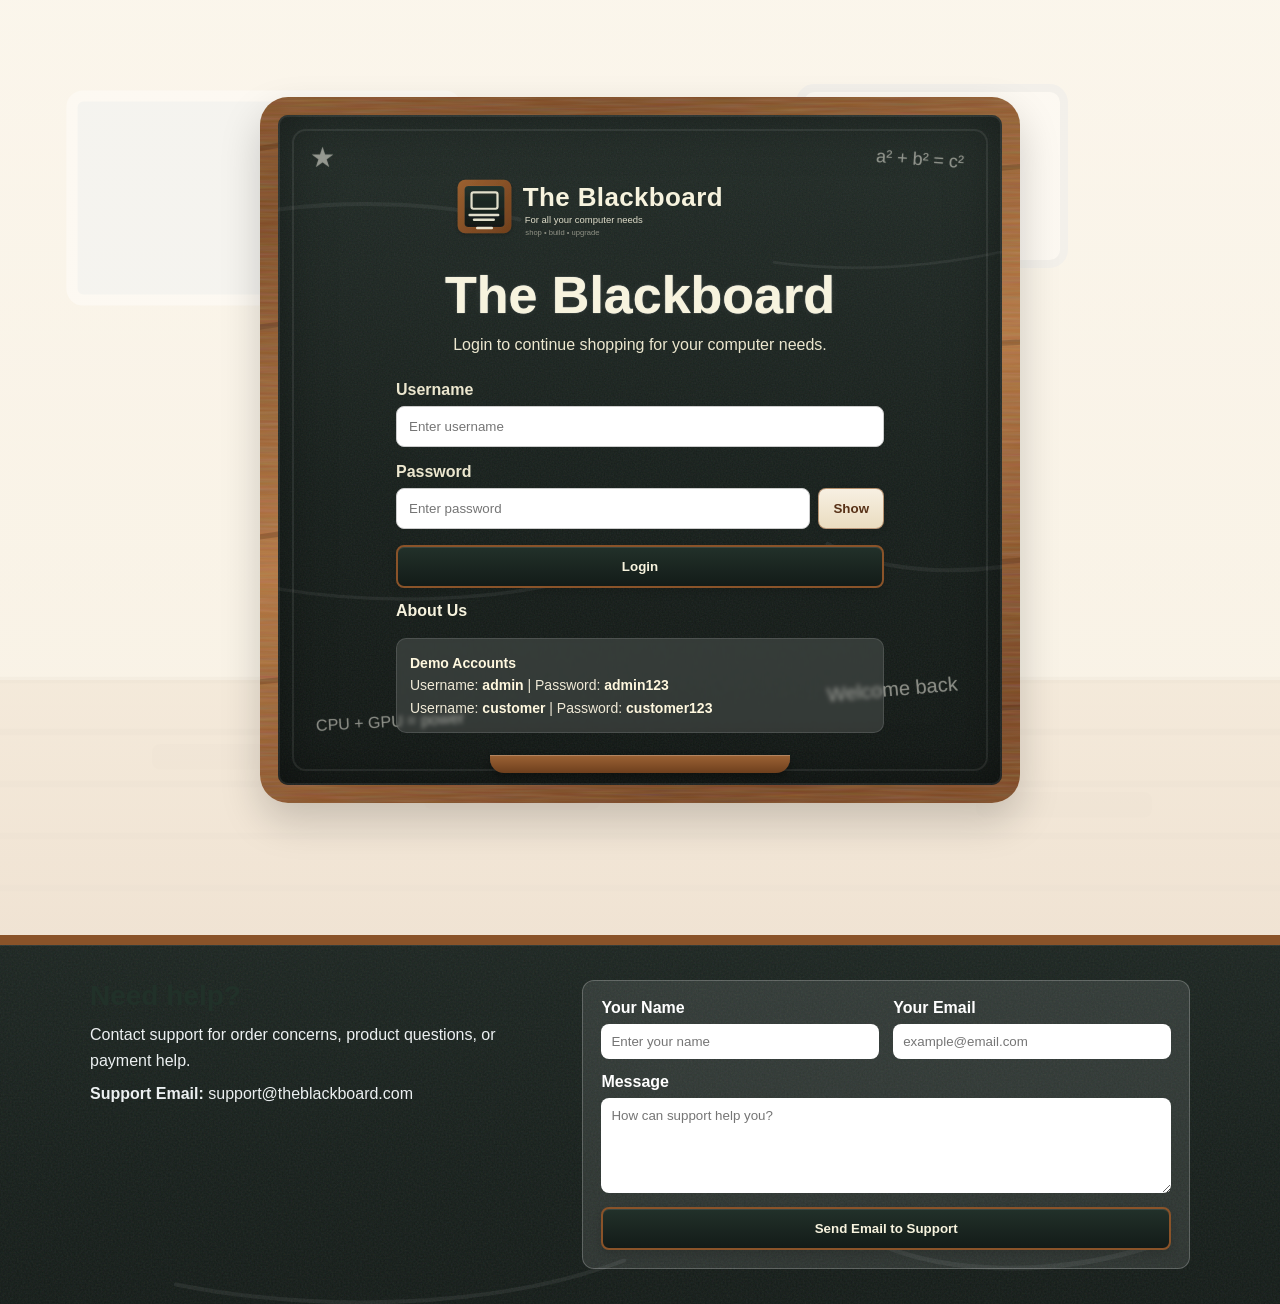
<file: Blackboard/index.html>
<!DOCTYPE html>
<html lang="en">
<head>
  <meta charset="UTF-8" />
  <meta name="viewport" content="width=device-width, initial-scale=1.0" />
  <title>The Blackboard</title>
  <link rel="stylesheet" href="style.css" />
</head>
<body>
  <div id="pageLoader" class="page-loader">
    <div class="loader-board">
      <div class="loader-spinner"></div>
      <p>Loading The Blackboard...</p>
    </div>
  </div>
  <header class="header">
    <div class="container header-content">
      <div class="board-brand">
        <img src="assets/blackboard-logo.svg" alt="The Blackboard logo" class="board-logo-image" />
        <div class="chalk-doodles" aria-hidden="true">
          <span class="doodle doodle-1">★</span>
          <span class="doodle doodle-2">⌘</span>
          <span class="doodle doodle-3">+</span>
          <span class="doodle doodle-4">⌂</span>
        </div>
      </div>
      <div class="user-bar">
        <span id="welcomeUser"></span>
        <a href="profile.html" class="profile-link">Profile</a>
        <a href="about.html" class="profile-link">About Us</a>
        <button id="logoutBtn" class="logout-btn">Logout</button>
      </div>
      <h1>The Blackboard</h1>
      <p>For all your computer needs!</p>
    </div>
  </header>

  <main class="container">
    <section class="controls">
      <input type="text" id="searchInput" placeholder="Search products..." />

      <select id="categoryFilter">
        <option value="all">All Categories</option>
      </select>

      <select id="sortFilter">
        <option value="default">Sort Products</option>
        <option value="price-low">Price: Lowest to Highest</option>
        <option value="price-high">Price: Highest to Lowest</option>
        <option value="rating-high">Best Rating</option>
        <option value="newest">Newest Products</option>
      </select>

      <div class="cart-box">
        <span>🛒 Cart Items: <strong id="cartCount">0</strong></span>
        <span>Total: <strong id="cartTotal">₱0.00</strong></span>
      </div>
    </section>

    <section id="notificationsSection" class="notifications-section">
      <div class="section-title-row">
        <div>
          <h2>Notifications</h2>
          <p>Updates about orders, cancellation requests, and account activity.</p>
        </div>
        <button id="clearNotificationsBtn" class="secondary-btn" type="button">Clear Notifications</button>
      </div>
      <div id="notificationItems" class="notification-items">
        <p>No notifications yet.</p>
      </div>
    </section>


    <section id="adminProductSection" class="admin-product-section hidden">
      <div class="section-title-row">
        <div>
          <h2>Admin Product Panel</h2>
          <p>Add new products, manage stock, and review store activity. Changes are saved in this browser.</p>
        </div>
        <button id="clearAddedProductsBtn" class="secondary-btn" type="button">Clear Added Products</button>
      </div>

      <div id="adminDashboard" class="admin-dashboard">
        <div class="dashboard-card">
          <span>Total Products</span>
          <strong id="dashboardProducts">0</strong>
        </div>
        <div class="dashboard-card">
          <span>Total Stock</span>
          <strong id="dashboardStock">0</strong>
        </div>
        <div class="dashboard-card">
          <span>Low Stock</span>
          <strong id="dashboardLowStock">0</strong>
        </div>
        <div class="dashboard-card">
          <span>Total Orders</span>
          <strong id="dashboardOrders">0</strong>
        </div>
        <div class="dashboard-card">
          <span>Pending Orders</span>
          <strong id="dashboardPendingOrders">0</strong>
        </div>
        <div class="dashboard-card">
          <span>Delivered Orders</span>
          <strong id="dashboardDeliveredOrders">0</strong>
        </div>
        <div class="dashboard-card">
          <span>Total Sales</span>
          <strong id="dashboardSales">₱0.00</strong>
        </div>
        <div class="dashboard-card">
          <span>Discount Codes</span>
          <strong id="dashboardDiscounts">0</strong>
        </div>
        <div class="dashboard-card">
          <span>Customer Reviews</span>
          <strong id="dashboardReviews">0</strong>
        </div>
      </div>


      <div class="admin-discount-box">
        <div class="section-title-row">
          <div>
            <h3>Discount Codes</h3>
            <p>Create percentage discount codes that customers can enter at checkout.</p>
          </div>
          <button id="clearDiscountCodesBtn" class="secondary-btn" type="button">Clear Discount Codes</button>
        </div>

        <form id="addDiscountForm" class="admin-discount-form">
          <label>
            Discount Code
            <input type="text" id="discountCodeInput" placeholder="Example: BLACKBOARD10" required />
          </label>

          <label>
            Discount Percentage
            <input type="number" id="discountPercentInput" placeholder="Example: 10" min="1" max="100" step="1" required />
          </label>

          <button id="generateDiscountCodeBtn" type="button" class="secondary-btn">Generate Code</button>
          <button type="submit" class="admin-add-btn small-admin-btn">Save Discount</button>
        </form>

        <div id="discountCodeList" class="discount-code-list">
          <p>No discount codes yet.</p>
        </div>
      </div>



      <div class="admin-settings-box">
        <div class="section-title-row">
          <div>
            <h3>Shipping Settings</h3>
            <p>Set the delivery fee and optional free shipping minimum.</p>
          </div>
        </div>

        <form id="shippingSettingsForm" class="admin-discount-form">
          <label>
            Flat Shipping Fee
            <input type="number" id="shippingFeeInput" placeholder="Example: 120" min="0" step="0.01" />
          </label>
          <label>
            Free Shipping Minimum
            <input type="number" id="freeShippingThresholdInput" placeholder="Example: 5000" min="0" step="0.01" />
          </label>
          <button type="submit" class="admin-add-btn small-admin-btn">Save Shipping</button>
        </form>
      </div>

      <div class="admin-customer-box">
        <div class="section-title-row">
          <div>
            <h3>Customer Management</h3>
            <p>View customers, order counts, total spending, and account status.</p>
          </div>
        </div>
        <div id="adminCustomerList" class="admin-customer-list">
          <p>No customer activity yet.</p>
        </div>
      </div>

      <div class="admin-deleted-products-box">
        <div class="section-title-row">
          <div>
            <h3>Deleted Products</h3>
            <p>Restore products that were deleted from the shop.</p>
          </div>
        </div>
        <div id="deletedProductList" class="deleted-product-list">
          <p>No deleted products yet.</p>
        </div>
      </div>

      <div class="admin-category-box">
        <div class="section-title-row">
          <div>
            <h3>Product Categories</h3>
            <p>Create categories first, then select them when adding a product.</p>
          </div>
          <button id="clearAddedCategoriesBtn" class="secondary-btn" type="button">Clear Added Categories</button>
        </div>

        <form id="addCategoryForm" class="admin-category-form">
          <label>
            New Category Name
            <input type="text" id="newCategoryName" placeholder="Example: Gaming Parts" required />
          </label>
          <button type="submit" class="admin-add-btn small-admin-btn">Add Category</button>
        </form>

        <div id="addedCategoryList" class="added-category-list">
          <p>No added categories yet.</p>
        </div>
      </div>

      <form id="addProductForm" class="admin-product-form">
        <label>
          Product Name
          <input type="text" id="newProductName" placeholder="Example: Gaming Headset" required />
        </label>

        <label>
          Category
          <select id="newProductCategory" required>
            <option value="">Select Category</option>
          </select>
        </label>

        <label>
          Price
          <input type="number" id="newProductPrice" placeholder="Example: 1299" min="1" step="0.01" required />
        </label>

        <label>
          Stock Quantity
          <input type="number" id="newProductStock" placeholder="Example: 15" min="0" step="1" required />
        </label>

        <label class="full-width-field">
          Product Variations
          <input type="text" id="newProductVariations" placeholder="Example: Black, White, Blue or 256GB, 512GB" />
          <small class="form-help">Separate each variation with a comma. Leave blank for Standard.</small>
        </label>

        <label>
          Image URL
          <input type="url" id="newProductImage" placeholder="Paste image link here" required />
        </label>

        <label class="full-width-field">
          Description
          <textarea id="newProductDescription" placeholder="Brief product description" required></textarea>
        </label>

        <button type="submit" id="adminSubmitProductBtn" class="admin-add-btn">Add Product</button>
        <button type="button" id="cancelEditProductBtn" class="secondary-btn full-width-field hidden">Cancel Edit</button>
      </form>

      <p id="adminProductMessage" class="admin-message hidden"></p>
    </section>

    <section id="wishlistSection" class="wishlist-section">
      <div class="section-title-row">
        <div>
          <h2>My Wishlist</h2>
          <p>Favorite products you want to check again later.</p>
        </div>
        <button id="clearWishlistBtn" class="secondary-btn" type="button">Clear Wishlist</button>
      </div>
      <div id="wishlistItems" class="wishlist-items">
        <p>No favorite products yet.</p>
      </div>
    </section>



    <section id="recentlyViewedSection" class="recently-viewed-section">
      <div class="section-title-row">
        <div>
          <h2>Recently Viewed</h2>
          <p>Products you opened recently.</p>
        </div>
        <button id="clearRecentlyViewedBtn" class="secondary-btn" type="button">Clear Recently Viewed</button>
      </div>
      <div id="recentlyViewedItems" class="recently-viewed-items">
        <p>No recently viewed products yet.</p>
      </div>
    </section>

    <section id="orderHistorySection" class="order-history-section">
      <div class="section-title-row">
        <div>
          <h2>Order History</h2>
          <p id="orderHistoryIntro">Recent orders placed from this browser.</p>
        </div>
        <div class="order-management-controls">
          <label id="orderStatusFilterWrap" class="admin-order-filter hidden">
            Status
            <select id="orderStatusFilter">
              <option value="all">All Orders</option>
              <option value="Pending">Pending</option>
              <option value="Processing">Processing</option>
              <option value="Cancellation Requested">Cancellation Requested</option>
              <option value="Shipped">Shipped</option>
              <option value="Delivered">Delivered</option>
              <option value="Cancelled">Cancelled</option>
            </select>
          </label>
          <button id="clearOrderHistoryBtn" class="secondary-btn" type="button">Clear My Order History</button>
        </div>
      </div>
      <div id="orderHistoryItems" class="order-history-items">
        <p>No orders yet.</p>
      </div>
    </section>

    <section class="products-section">
      <h2>Products</h2>
      <div id="productList" class="product-grid"></div>
    </section>

    <section class="cart-section">
      <div class="section-title-row">
        <h2>Shopping Cart</h2>
        <button id="checkoutBtn" class="checkout-btn" disabled>Proceed to Checkout</button>
      </div>
      <div id="cartItems" class="cart-items">
        <p>No items in cart yet.</p>
      </div>
    </section>
  </main>

  <div id="productModal" class="modal hidden">
    <div class="modal-content product-modal-content" tabindex="-1">
      <button id="closeProductModal" class="modal-close-btn" type="button">×</button>
      <div class="product-modal-grid">
        <img id="modalProductImage" src="" alt="Product image" />
        <div>
          <h2 id="modalProductName"></h2>
          <p id="modalProductDescription" class="modal-product-description"></p>
          <p><strong>Category:</strong> <span id="modalProductCategory"></span></p>
          <p><strong>Stock:</strong> <span id="modalProductStock"></span></p>
          <label id="modalVariationWrap" class="modal-variation-wrap hidden">
            Variation
            <select id="modalProductVariation"></select>
          </label>
          <p class="modal-product-price" id="modalProductPrice"></p>
          <button id="modalAddToCartBtn" class="place-order-btn" type="button">Add to Cart</button>
        </div>
      </div>

      <div class="related-products-box">
        <div class="review-header">
          <div>
            <h3>Related Products</h3>
            <p>Other items from the same category.</p>
          </div>
        </div>
        <div id="relatedProducts" class="related-products-grid">
          <p>No related products found.</p>
        </div>
      </div>

      <div class="product-review-box">
        <div class="review-header">
          <div>
            <h3>Customer Reviews</h3>
            <p id="modalReviewSummary">No reviews yet.</p>
          </div>
        </div>

        <form id="reviewForm" class="review-form">
          <label>
            Rating
            <select id="reviewRating" required>
              <option value="">Select rating</option>
              <option value="5">5 Stars</option>
              <option value="4">4 Stars</option>
              <option value="3">3 Stars</option>
              <option value="2">2 Stars</option>
              <option value="1">1 Star</option>
            </select>
          </label>

          <label class="full-width-field">
            Review
            <textarea id="reviewComment" placeholder="Share your experience with this product" required></textarea>
          </label>

          <button id="submitReviewBtn" type="submit" class="place-order-btn full-width-field">Submit Review</button>
          <p id="reviewMessage" class="review-message hidden"></p>
        </form>

        <div id="productReviewList" class="product-review-list">
          <p>No reviews yet.</p>
        </div>
      </div>
    </div>
  </div>

  <footer class="support-footer">
    <div class="container support-footer-content">
      <div class="support-info">
        <h2>Need help?</h2>
        <p>Contact support for order concerns, product questions, or payment help.</p>
        <p><strong>Support Email:</strong> support@theblackboard.com</p>
      </div>

      <form id="supportForm" class="support-form">
        <label>
          Your Name
          <input type="text" id="supportName" placeholder="Enter your name" required />
        </label>

        <label>
          Your Email
          <input type="email" id="supportEmail" placeholder="example@email.com" required />
        </label>

        <label class="support-message-field">
          Message
          <textarea id="supportMessage" placeholder="How can support help you?" required></textarea>
        </label>

        <button type="submit">Send Email to Support</button>
        <p id="supportStatus" class="support-status hidden"></p>
      </form>
    </div>
  </footer>

  <script src="auth.js"></script>
  <script src="script.js"></script>
  <script src="support.js"></script>
</body>
</html>
</file>
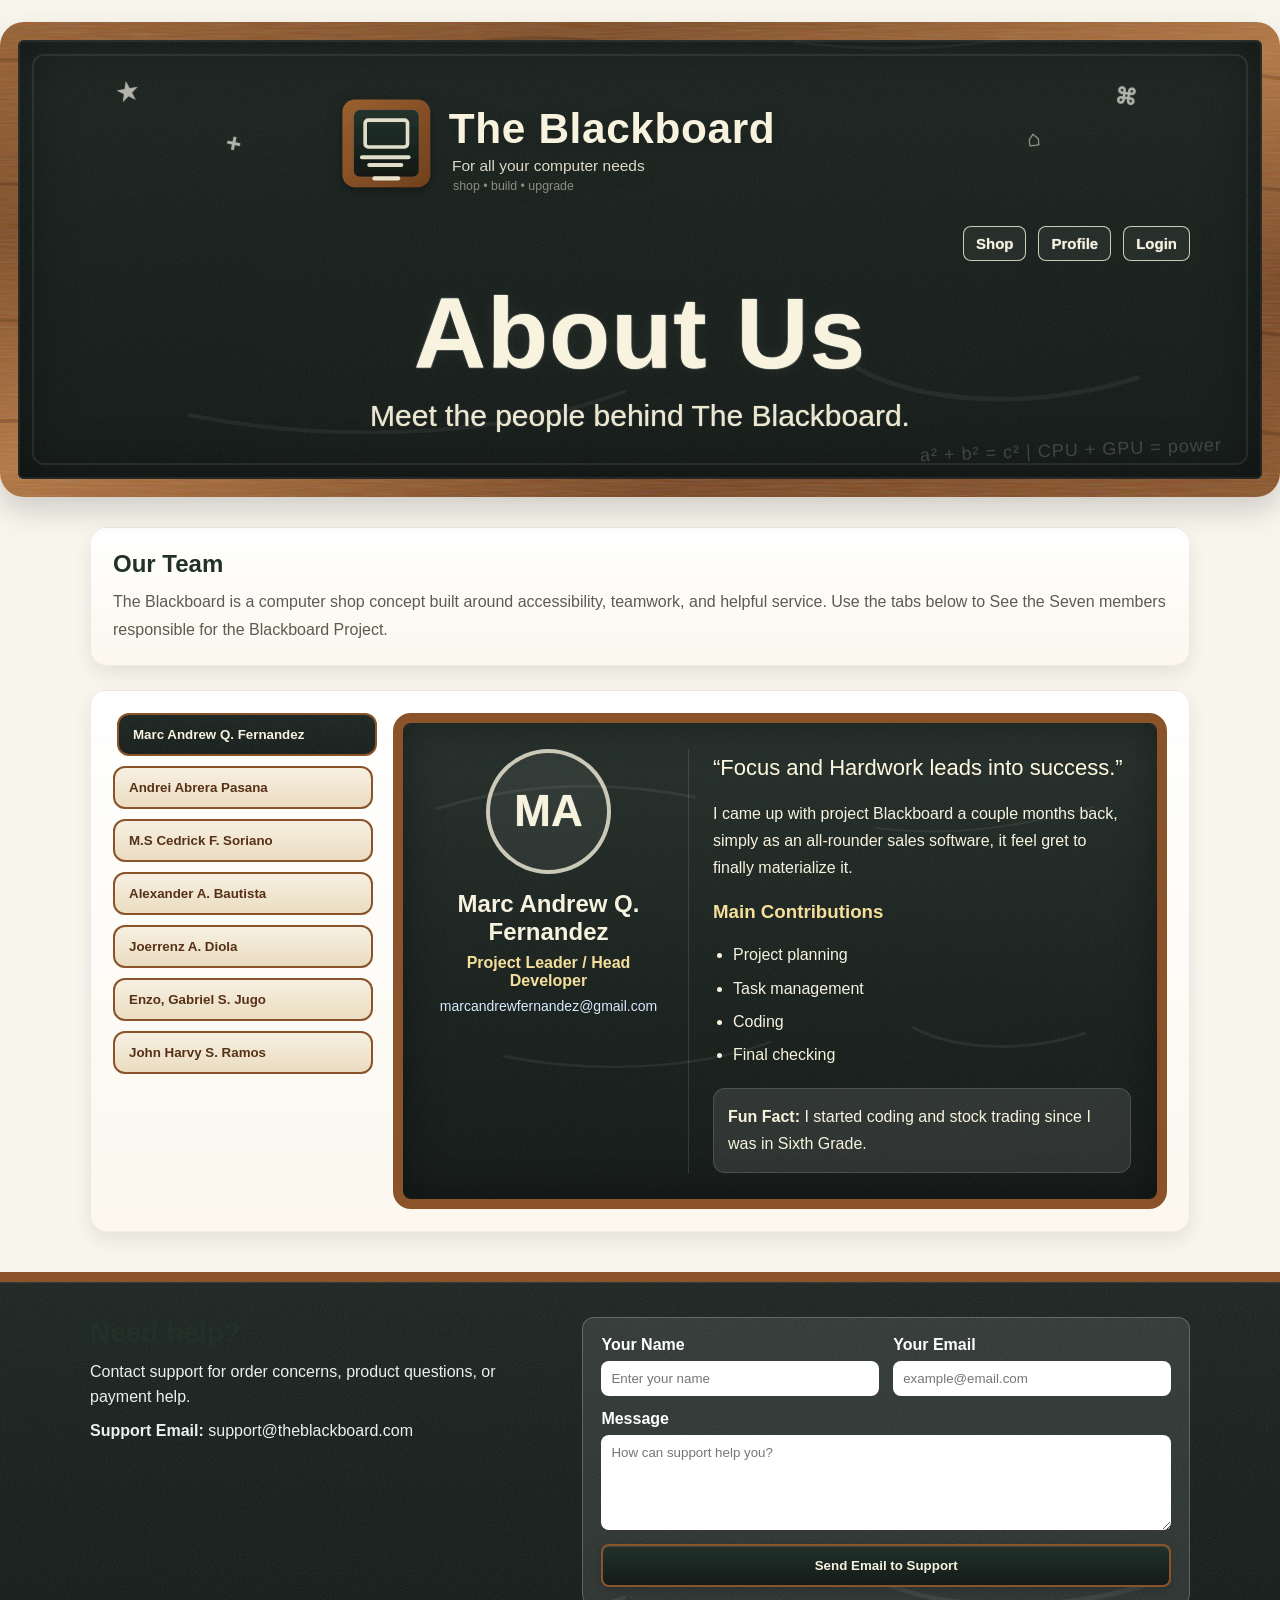
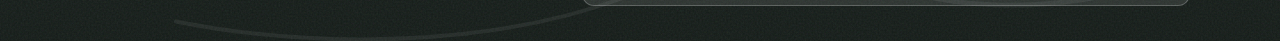
<file: Blackboard/about.html>
<!DOCTYPE html>
<html lang="en">
<head>
  <meta charset="UTF-8" />
  <meta name="viewport" content="width=device-width, initial-scale=1.0" />
  <title>About Us | The Blackboard</title>
  <link rel="stylesheet" href="style.css" />
</head>
<body>
  <div id="pageLoader" class="page-loader">
    <div class="loader-board">
      <div class="loader-spinner"></div>
      <p>Loading The Blackboard...</p>
    </div>
  </div>

  <header class="header">
    <div class="container header-content">
      <div class="board-brand">
        <img src="assets/blackboard-logo.svg" alt="The Blackboard logo" class="board-logo-image" />
        <div class="chalk-doodles" aria-hidden="true">
          <span class="doodle doodle-1">★</span>
          <span class="doodle doodle-2">⌘</span>
          <span class="doodle doodle-3">+</span>
          <span class="doodle doodle-4">⌂</span>
        </div>
      </div>
      <div class="user-bar about-nav-bar">
        <a href="index.html" class="profile-link">Shop</a>
        <a href="profile.html" class="profile-link">Profile</a>
        <a href="login.html" class="profile-link">Login</a>
      </div>
      <h1>About Us</h1>
      <p>Meet the people behind The Blackboard.</p>
    </div>
  </header>

  <main class="container about-page">
    <section class="about-intro-card">
      <h2>Our Team</h2>
      <p>
        The Blackboard is a computer shop concept built around accessibility, teamwork, and helpful service.
        Use the tabs below to See the Seven members responsible for the Blackboard Project.
      </p>
    </section>

    <section class="about-tabs-section">
      <div class="about-tab-buttons" id="aboutTabButtons" role="tablist" aria-label="Team member tabs"></div>
      <article class="about-profile-card" id="aboutProfileCard"></article>
    </section>
  </main>

  <footer class="support-footer">
    <div class="container support-footer-content">
      <div class="support-info">
        <h2>Need help?</h2>
        <p>Contact support for order concerns, product questions, or payment help.</p>
        <p><strong>Support Email:</strong> support@theblackboard.com</p>
      </div>

      <form id="supportForm" class="support-form">
        <label>
          Your Name
          <input type="text" id="supportName" placeholder="Enter your name" required />
        </label>

        <label>
          Your Email
          <input type="email" id="supportEmail" placeholder="example@email.com" required />
        </label>

        <label class="support-message-field">
          Message
          <textarea id="supportMessage" placeholder="How can support help you?" required></textarea>
        </label>

        <button type="submit">Send Email to Support</button>
        <p id="supportStatus" class="support-status hidden"></p>
      </form>
    </div>
  </footer>

  <script src="about.js"></script>
  <script src="support.js"></script>
</body>
</html>
</file>
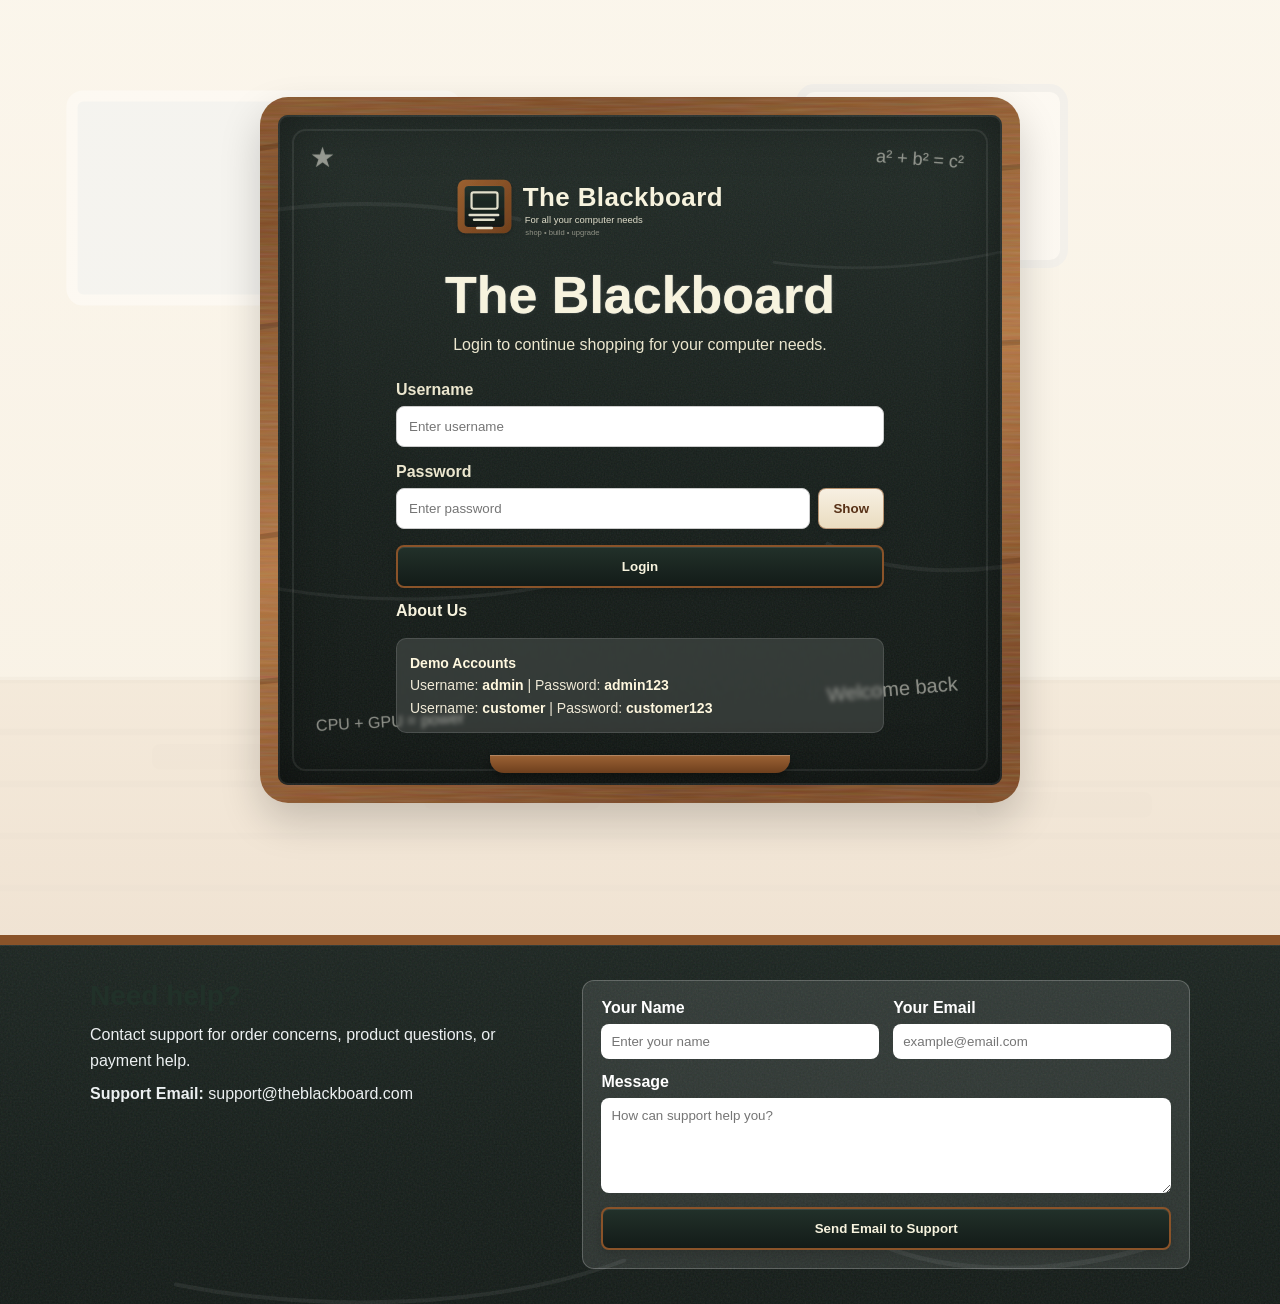
<file: Blackboard/checkout.html>
<!DOCTYPE html>
<html lang="en">
<head>
  <meta charset="UTF-8" />
  <meta name="viewport" content="width=device-width, initial-scale=1.0" />
  <title>Checkout | The Blackboard</title>
  <link rel="stylesheet" href="style.css" />
</head>
<body>
  <div id="pageLoader" class="page-loader">
    <div class="loader-board">
      <div class="loader-spinner"></div>
      <p>Loading The Blackboard...</p>
    </div>
  </div>
  <header class="header">
    <div class="container header-content">
      <div class="board-brand">
        <img src="assets/blackboard-logo.svg" alt="The Blackboard logo" class="board-logo-image" />
        <div class="chalk-doodles" aria-hidden="true">
          <span class="doodle doodle-1">★</span>
          <span class="doodle doodle-2">⌘</span>
          <span class="doodle doodle-3">+</span>
          <span class="doodle doodle-4">⌂</span>
        </div>
      </div>
      <div class="user-bar">
        <span id="welcomeUser"></span>
        <a href="profile.html" class="profile-link">Profile</a>
        <a href="about.html" class="profile-link">About Us</a>
        <button id="logoutBtn" class="logout-btn">Logout</button>
      </div>
      <h1>Checkout</h1>
      <p>Complete your order from The Blackboard.</p>
    </div>
  </header>

  <main class="container checkout-layout">
    <section class="checkout-card">
      <a href="index.html" class="back-link">← Back to shop</a>
      <h2>Customer Details</h2>

      <form id="checkoutForm">
        <div class="form-grid">
          <label>
            Full Name
            <input type="text" id="customerName" placeholder="Enter your full name" required />
          </label>

          <label>
            Mobile Number
            <input type="tel" id="customerPhone" placeholder="09XXXXXXXXX" required />
          </label>

          <label>
            Email Address
            <input type="email" id="customerEmail" placeholder="example@email.com" required />
          </label>

          <label>
            Delivery Address
            <textarea id="deliveryAddress" placeholder="House number, street, barangay, city" required></textarea>
          </label>
        </div>

        <h2>Payment Method</h2>

        <div class="payment-options">
          <label class="payment-option">
            <input type="radio" name="paymentMethod" value="Cash on Delivery" checked />
            <span>
              <strong>Cash on Delivery</strong>
              <small>Pay in cash when your order arrives.</small>
            </span>
          </label>

          <label class="payment-option">
            <input type="radio" name="paymentMethod" value="Debit/Credit Card" />
            <span>
              <strong>Debit/Credit Card</strong>
              <small>Enter card details for a sample checkout only.</small>
            </span>
          </label>

          <label class="payment-option">
            <input type="radio" name="paymentMethod" value="GCash" />
            <span>
              <strong>GCash</strong>
              <small>Enter your GCash number and reference details.</small>
            </span>
          </label>
        </div>

        <div id="cardFields" class="payment-fields hidden">
          <h3>Card Details</h3>
          <div class="form-grid three-columns">
            <label>
              Card Number
              <input type="text" id="cardNumber" placeholder="1234 5678 9012 3456" />
            </label>
            <label>
              Expiry Date
              <input type="text" id="cardExpiry" placeholder="MM/YY" />
            </label>
            <label>
              CVV
              <input type="password" id="cardCvv" placeholder="123" />
            </label>
          </div>
        </div>

        <div id="gcashFields" class="payment-fields hidden">
          <h3>GCash Details</h3>
          <div class="form-grid">
            <label>
              GCash Number
              <input type="tel" id="gcashNumber" placeholder="09XXXXXXXXX" />
            </label>
            <label>
              Reference Number
              <input type="text" id="gcashReference" placeholder="Enter reference number" />
            </label>
          </div>
        </div>

        <p class="checkout-note">
          Note: This is a frontend demo. Debit/Credit and GCash are not connected to a real payment gateway yet.
        </p>

        <button type="submit" class="place-order-btn">Place Order</button>
      </form>
    </section>

    <aside class="checkout-card order-summary">
      <h2>Order Summary</h2>
      <div id="checkoutItems" class="checkout-items"></div>

      <div class="discount-code-box">
        <h3>Discount Code</h3>
        <div class="discount-code-row">
          <input type="text" id="checkoutDiscountCode" placeholder="Enter discount code" />
          <button type="button" id="applyDiscountBtn">Apply</button>
        </div>
        <button type="button" id="removeDiscountBtn" class="secondary-btn hidden">Remove Discount</button>
        <p id="discountMessage" class="discount-message hidden"></p>
      </div>

      <div class="summary-row">
        <span>Items</span>
        <strong id="summaryItems">0</strong>
      </div>
      <div class="summary-row">
        <span>Subtotal</span>
        <strong id="summarySubtotal">₱0.00</strong>
      </div>
      <div id="discountSummaryRow" class="summary-row hidden">
        <span>Discount <small id="summaryDiscountCode"></small></span>
        <strong id="summaryDiscount">-₱0.00</strong>
      </div>
      <div class="summary-row">
        <span>Shipping</span>
        <strong id="summaryShipping">₱0.00</strong>
      </div>
      <div class="summary-row total-row">
        <span>Total</span>
        <strong id="summaryTotal">₱0.00</strong>
      </div>
    </aside>
  </main>

  <div id="orderModal" class="modal hidden">
    <div class="modal-content">
      <h2>Order Placed Successfully!</h2>
      <p id="orderMessage"></p>
      <a id="orderReceiptLink" href="#" class="place-order-btn modal-btn">View Receipt</a>
      <a href="index.html" class="secondary-btn modal-btn">Return to Shop</a>
    </div>
  </div>

  <footer class="support-footer">
    <div class="container support-footer-content">
      <div class="support-info">
        <h2>Need help?</h2>
        <p>Contact support for order concerns, product questions, or payment help.</p>
        <p><strong>Support Email:</strong> support@theblackboard.com</p>
      </div>

      <form id="supportForm" class="support-form">
        <label>
          Your Name
          <input type="text" id="supportName" placeholder="Enter your name" required />
        </label>

        <label>
          Your Email
          <input type="email" id="supportEmail" placeholder="example@email.com" required />
        </label>

        <label class="support-message-field">
          Message
          <textarea id="supportMessage" placeholder="How can support help you?" required></textarea>
        </label>

        <button type="submit">Send Email to Support</button>
        <p id="supportStatus" class="support-status hidden"></p>
      </form>
    </div>
  </footer>

  <script src="auth.js"></script>
  <script src="checkout.js"></script>
  <script src="support.js"></script>
</body>
</html>
</file>
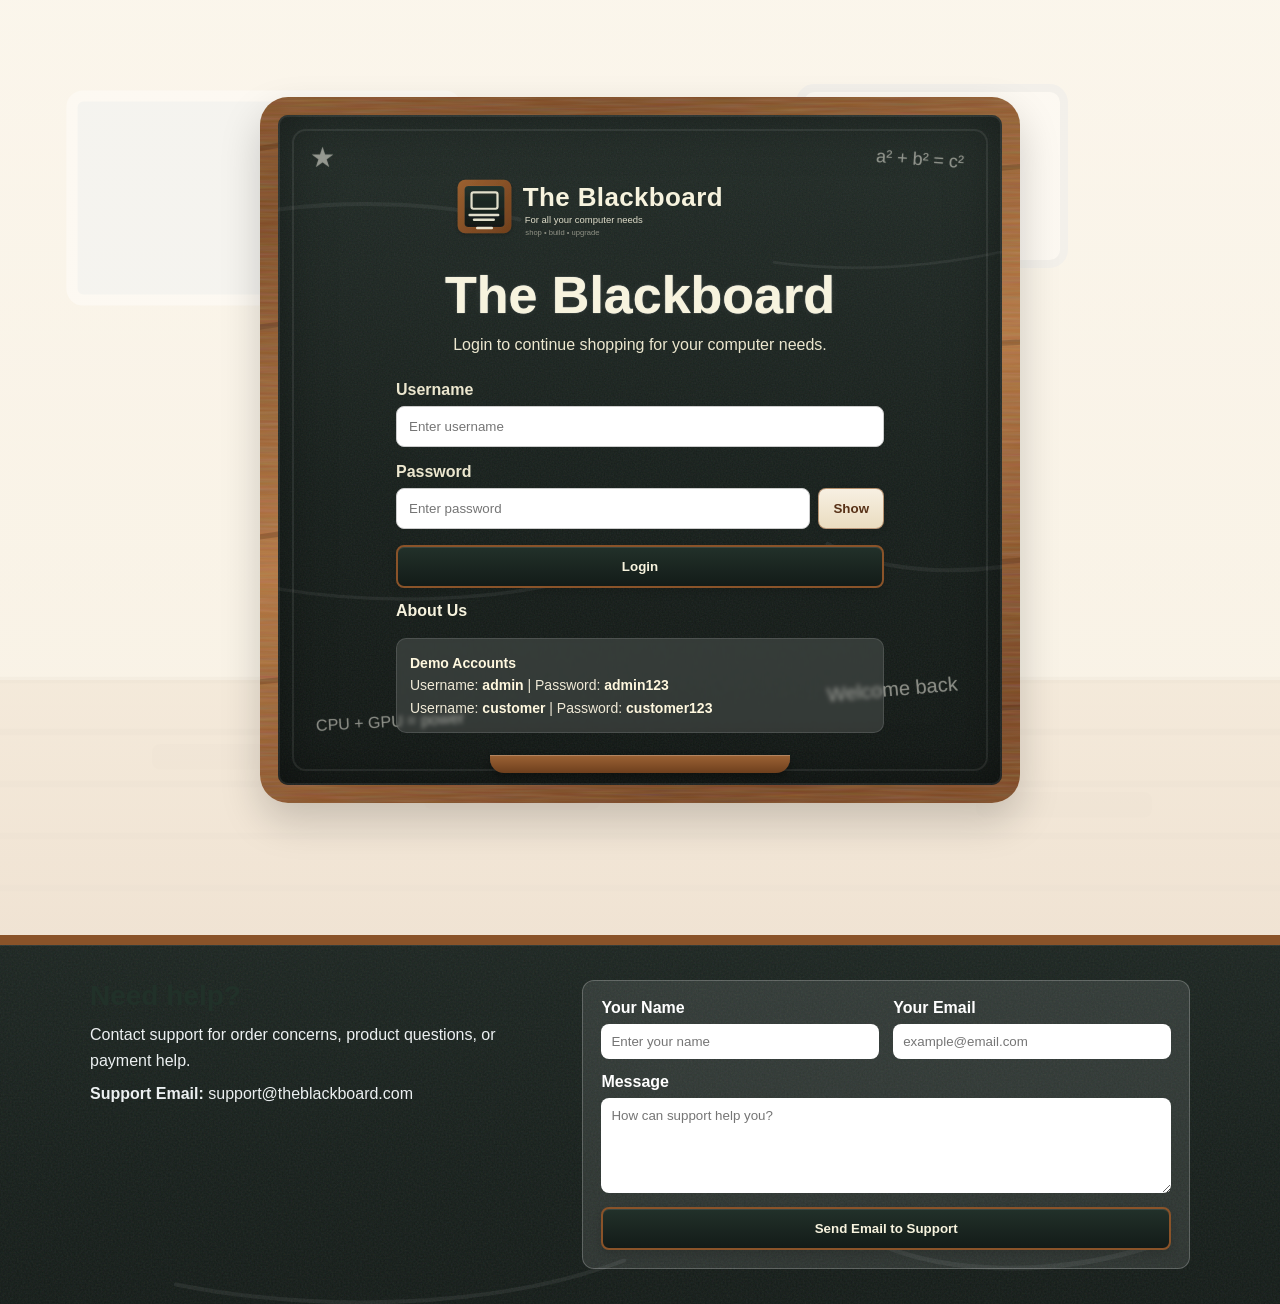
<file: Blackboard/login.html>
<!DOCTYPE html>
<html lang="en">
<head>
  <meta charset="UTF-8" />
  <meta name="viewport" content="width=device-width, initial-scale=1.0" />
  <title>Login | The Blackboard</title>
  <link rel="stylesheet" href="style.css" />
</head>
<body class="login-body">
  <div id="pageLoader" class="page-loader">
    <div class="loader-board">
      <div class="loader-spinner"></div>
      <p>Loading The Blackboard...</p>
    </div>
  </div>
  <main class="login-page">
    <section class="login-board-shell">
      <div class="login-board-doodles" aria-hidden="true">
        <span class="login-doodle login-doodle-1">★</span>
        <span class="login-doodle login-doodle-2">a² + b² = c²</span>
        <span class="login-doodle login-doodle-3">CPU + GPU = power</span>
        <span class="login-doodle login-doodle-4">Welcome back</span>
      </div>

      <section class="login-card">
        <div class="login-brand">
          <img src="assets/blackboard-logo.svg" alt="The Blackboard logo" class="login-board-logo-image" />
          <h1>The Blackboard</h1>
          <p>Login to continue shopping for your computer needs.</p>
        </div>

      <form id="loginForm" class="login-form">
        <label>
          Username
          <input type="text" id="username" placeholder="Enter username" required />
        </label>

        <label>
          Password
          <div class="password-row">
            <input type="password" id="password" placeholder="Enter password" required />
            <button type="button" id="togglePassword">Show</button>
          </div>
        </label>

        <p id="loginError" class="login-error hidden"></p>

        <button type="submit" class="place-order-btn">Login</button>
      </form>

      <a href="about.html" class="login-about-link">About Us</a>

      <div class="demo-account">
        <strong>Demo Accounts</strong>
        <p>Username: <b>admin</b> | Password: <b>admin123</b></p>
        <p>Username: <b>customer</b> | Password: <b>customer123</b></p>
      </div>
      </section>

      <div class="login-board-tray" aria-hidden="true">
        <span class="chalk-stick chalk-white"></span>
        <span class="chalk-stick chalk-blue"></span>
        <span class="chalk-eraser"></span>
      </div>
    </section>
  </main>
  <footer class="support-footer">
    <div class="container support-footer-content">
      <div class="support-info">
        <h2>Need help?</h2>
        <p>Contact support for order concerns, product questions, or payment help.</p>
        <p><strong>Support Email:</strong> support@theblackboard.com</p>
      </div>

      <form id="supportForm" class="support-form">
        <label>
          Your Name
          <input type="text" id="supportName" placeholder="Enter your name" required />
        </label>

        <label>
          Your Email
          <input type="email" id="supportEmail" placeholder="example@email.com" required />
        </label>

        <label class="support-message-field">
          Message
          <textarea id="supportMessage" placeholder="How can support help you?" required></textarea>
        </label>

        <button type="submit">Send Email to Support</button>
        <p id="supportStatus" class="support-status hidden"></p>
      </form>
    </div>
  </footer>


  <script src="login.js"></script>
  <script src="support.js"></script>
</body>
</html>
</file>
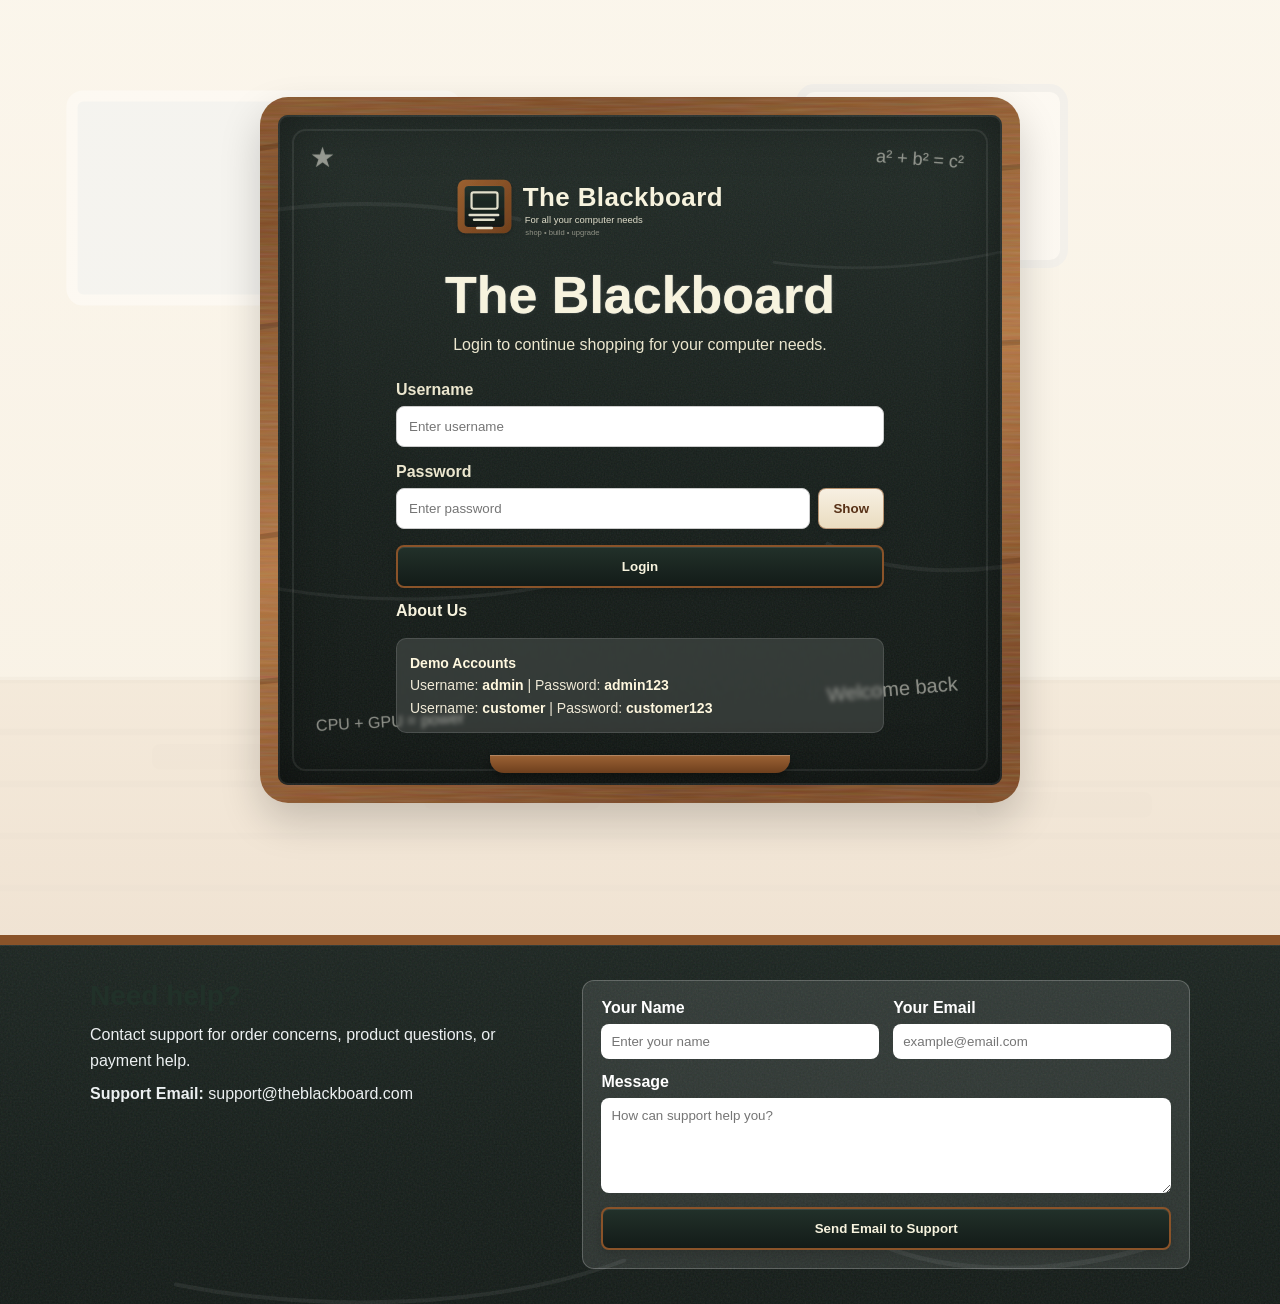
<file: Blackboard/profile.html>
<!DOCTYPE html>
<html lang="en">
<head>
  <meta charset="UTF-8" />
  <meta name="viewport" content="width=device-width, initial-scale=1.0" />
  <title>My Profile | The Blackboard</title>
  <link rel="stylesheet" href="style.css" />
</head>
<body>
  <div id="pageLoader" class="page-loader">
    <div class="loader-board">
      <div class="loader-spinner"></div>
      <p>Loading The Blackboard...</p>
    </div>
  </div>

  <header class="header">
    <div class="container header-content">
      <div class="board-brand">
        <img src="assets/blackboard-logo.svg" alt="The Blackboard logo" class="board-logo-image" />
      </div>
      <div class="user-bar">
        <span id="welcomeUser"></span>
        <a href="index.html" class="profile-link">Shop</a>
        <a href="about.html" class="profile-link">About Us</a>
        <button id="logoutBtn" class="logout-btn">Logout</button>
      </div>
      <h1>My Profile</h1>
      <p>Manage your saved customer details.</p>
    </div>
  </header>

  <main class="container profile-layout">
    <section class="checkout-card profile-card">
      <a href="index.html" class="back-link">← Back to shop</a>
      <h2>Customer Profile</h2>
      <p class="checkout-note">These details can be used to auto-fill your checkout form.</p>

      <form id="profileForm" class="form-grid profile-form-grid">
        <label>
          Full Name
          <input type="text" id="profileName" placeholder="Enter your full name" required />
        </label>

        <label>
          Email Address
          <input type="email" id="profileEmail" placeholder="example@email.com" />
        </label>

        <label>
          Mobile Number
          <input type="tel" id="profilePhone" placeholder="09XXXXXXXXX" />
        </label>

        <label>
          Saved Address
          <textarea id="profileAddress" placeholder="House number, street, barangay, city"></textarea>
        </label>

        <button type="submit" class="place-order-btn full-width-field">Save Profile</button>
        <p id="profileMessage" class="admin-message hidden full-width-field"></p>
      </form>
    </section>

    <section class="checkout-card profile-card">
      <h2>Quick Links</h2>
      <div class="profile-links-grid">
        <a href="index.html#wishlistSection" class="order-link-btn">View Wishlist</a>
        <a href="index.html#orderHistorySection" class="order-link-btn">View Order History</a>
        <a href="checkout.html" class="order-link-btn">Go to Checkout</a>
      </div>
    </section>
  </main>

  <footer class="support-footer">
    <div class="container support-footer-content">
      <div class="support-info">
        <h2>Need help?</h2>
        <p>Contact support for order concerns, product questions, or payment help.</p>
        <p><strong>Support Email:</strong> support@theblackboard.com</p>
      </div>
      <form id="supportForm" class="support-form">
        <label>Your Name<input type="text" id="supportName" placeholder="Enter your name" required /></label>
        <label>Your Email<input type="email" id="supportEmail" placeholder="example@email.com" required /></label>
        <label class="support-message-field">Message<textarea id="supportMessage" placeholder="How can support help you?" required></textarea></label>
        <button type="submit">Send Email to Support</button>
        <p id="supportStatus" class="support-status hidden"></p>
      </form>
    </div>
  </footer>

  <script src="auth.js"></script>
  <script src="profile.js"></script>
  <script src="support.js"></script>
</body>
</html>
</file>
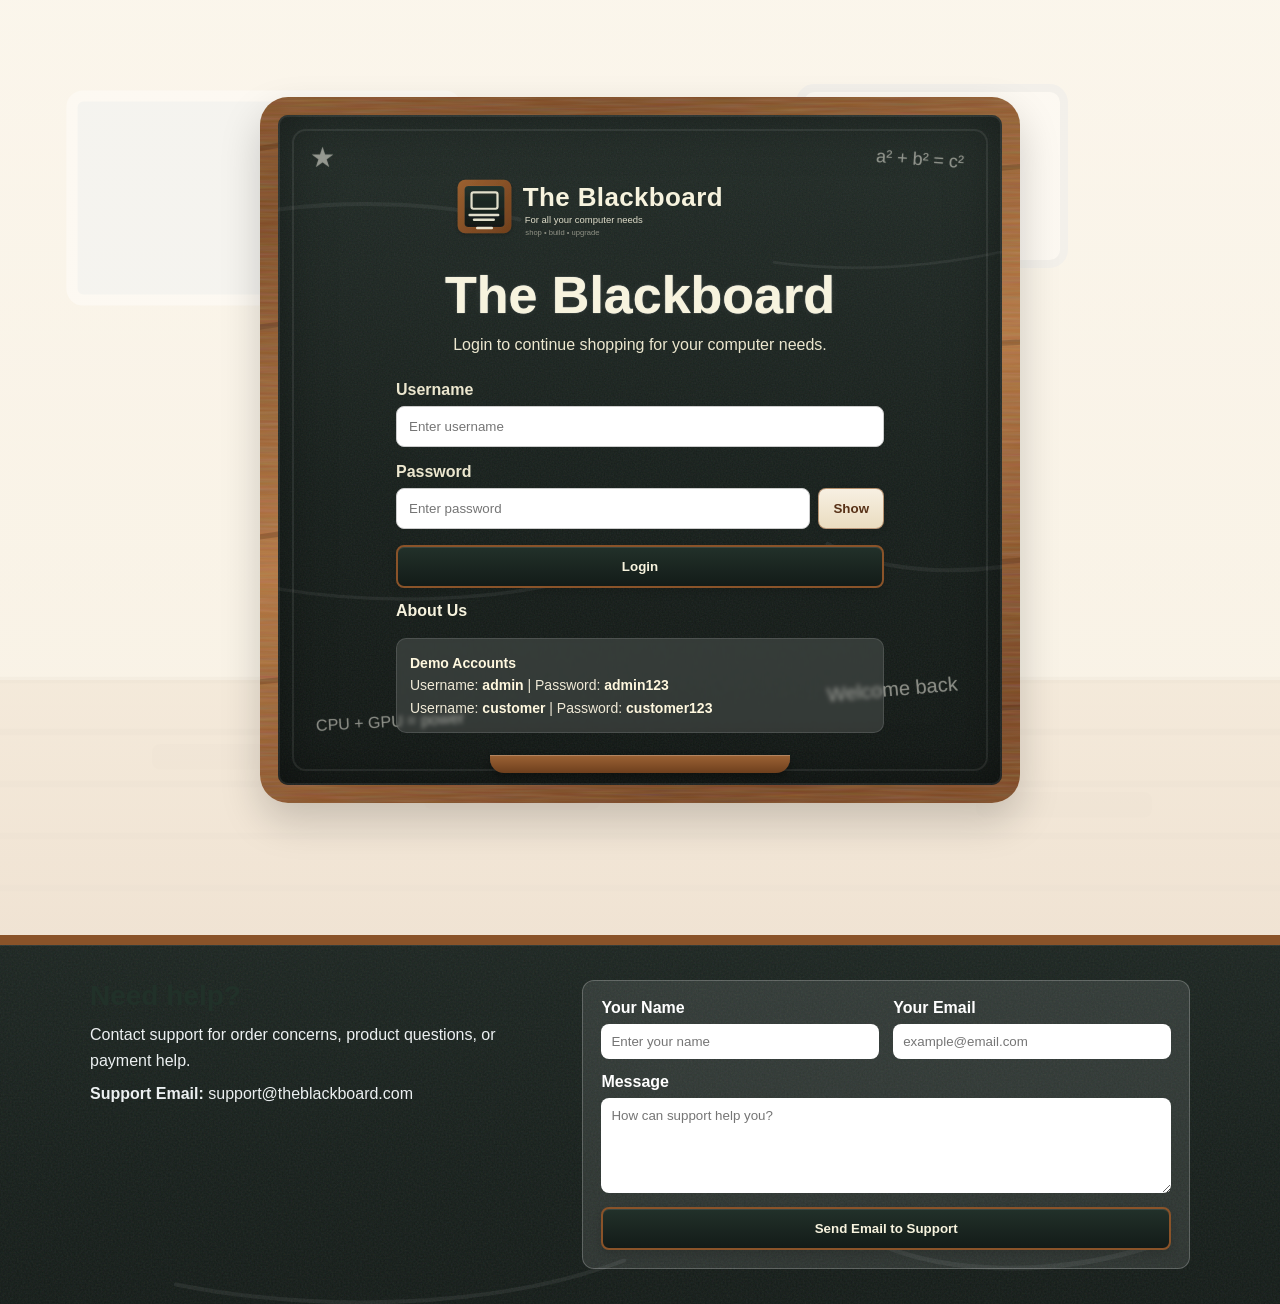
<file: Blackboard/receipt.html>
<!DOCTYPE html>
<html lang="en">
<head>
  <meta charset="UTF-8" />
  <meta name="viewport" content="width=device-width, initial-scale=1.0" />
  <title>Receipt | The Blackboard</title>
  <link rel="stylesheet" href="style.css" />
</head>
<body>
  <div id="pageLoader" class="page-loader">
    <div class="loader-board">
      <div class="loader-spinner"></div>
      <p>Loading The Blackboard...</p>
    </div>
  </div>

  <header class="header receipt-header-no-print">
    <div class="container header-content">
      <div class="board-brand">
        <img src="assets/blackboard-logo.svg" alt="The Blackboard logo" class="board-logo-image" />
      </div>
      <div class="user-bar">
        <span id="welcomeUser"></span>
        <a href="profile.html" class="profile-link">Profile</a>
        <a href="about.html" class="profile-link">About Us</a>
        <button id="logoutBtn" class="logout-btn">Logout</button>
      </div>
      <h1>Receipt</h1>
      <p>View or print your order invoice.</p>
    </div>
  </header>

  <main class="container receipt-page">
    <section class="checkout-card receipt-card">
      <div class="receipt-actions receipt-no-print">
        <a href="index.html#orderHistorySection" class="back-link">← Back to orders</a>
        <button id="printReceiptBtn" class="place-order-btn" type="button">Print Receipt</button>
      </div>

      <div id="receiptContent">
        <h2>The Blackboard</h2>
        <p>Official Order Receipt</p>
        <div id="receiptDetails"></div>
      </div>
    </section>
  </main>

  <script src="auth.js"></script>
  <script src="receipt.js"></script>
</body>
</html>
</file>
<file: Blackboard/style.css>
* {
  margin: 0;
  padding: 0;
  box-sizing: border-box;
  font-family: Arial, sans-serif;
}

body {
  background: #f8f5ed;
  color: #333;
}

.container {
  width: 90%;
  max-width: 1100px;
  margin: auto;
}

.header {
  position: relative;
  color: #f8f7f0;
  padding: 42px 0 46px;
  text-align: center;
  margin: 22px auto 30px;
  border: 18px solid transparent;
  border-radius: 24px;
  background:
    linear-gradient(rgba(20, 25, 22, 0.32), rgba(20, 25, 22, 0.32)) padding-box,
    url("assets/chalkboard-texture.svg") center / cover no-repeat padding-box,
    url("assets/wood-frame.svg") center / cover no-repeat border-box;
  box-shadow:
    inset 0 0 0 2px rgba(255,255,255,0.07),
    inset 0 0 55px rgba(0,0,0,0.45),
    0 14px 28px rgba(0,0,0,0.16);
  overflow: hidden;
}

.header::before {
  content: "";
  position: absolute;
  inset: 14px;
  border: 2px solid rgba(255,255,255,0.08);
  border-radius: 12px;
  pointer-events: none;
}

.header::after {
  content: "a² + b² = c²   |   CPU + GPU = power";
  position: absolute;
  right: 40px;
  bottom: 18px;
  font-size: clamp(12px, 1.5vw, 18px);
  color: rgba(255,255,255,0.18);
  letter-spacing: 1px;
  transform: rotate(-2deg);
  pointer-events: none;
}

.header-content {
  position: relative;
  z-index: 1;
}

.header-content h1 {
  font-family: "Comic Sans MS", "Trebuchet MS", cursive, sans-serif;
  font-size: clamp(42px, 8vw, 100px);
  margin-bottom: 8px;
  color: #f7f3de;
  letter-spacing: 1px;
  text-shadow:
    0 0 1px rgba(255,255,255,0.85),
    1px 1px 0 rgba(255,255,255,0.12),
    -1px -1px 0 rgba(255,255,255,0.08),
    0 0 18px rgba(255,255,255,0.06);
}

.header-content p {
  font-family: "Comic Sans MS", "Trebuchet MS", cursive, sans-serif;
  font-size: clamp(18px, 3vw, 30px);
  color: #ece7cf;
  text-shadow: 0 0 1px rgba(255,255,255,0.8);
}

.controls {
  display: flex;
  flex-wrap: wrap;
  gap: 15px;
  justify-content: space-between;
  align-items: center;
  margin-bottom: 25px;
  background: rgba(255,255,255,0.96);
  padding: 15px;
  border-radius: 10px;
}

.controls input,
.controls select,
.checkout-card input,
.checkout-card textarea {
  padding: 10px;
  border: 1px solid #ccc;
  border-radius: 8px;
  width: 100%;
}

.controls input,
.controls select {
  min-width: 220px;
}

.checkout-card textarea {
  min-height: 95px;
  resize: vertical;
}

.cart-box {
  display: flex;
  gap: 20px;
  font-size: 16px;
  font-weight: bold;
}

.products-section,
.cart-section {
  margin-bottom: 30px;
}

.products-section h2,
.cart-section h2,
.checkout-card h2 {
  margin-bottom: 15px;
}

.section-title-row {
  display: flex;
  justify-content: space-between;
  align-items: center;
  gap: 15px;
  margin-bottom: 15px;
}

.product-grid {
  display: grid;
  grid-template-columns: repeat(auto-fit, minmax(230px, 1fr));
  gap: 20px;
}

.product-card,
.cart-items,
.checkout-card {
  background: rgba(255,255,255,0.97);
  border-radius: 12px;
  border: 1px solid rgba(120, 94, 59, 0.08);
  box-shadow: 0 3px 10px rgba(0,0,0,0.08);
}

.product-card {
  padding: 15px;
  transition: 0.3s ease;
}

.product-card:hover {
  transform: translateY(-4px);
}

.product-card img {
  width: 100%;
  height: 180px;
  object-fit: cover;
  border-radius: 10px;
}

.product-card h3 {
  margin: 12px 0 8px;
  font-size: 18px;
}

.product-card p {
  font-size: 14px;
  margin-bottom: 8px;
  color: #666;
}

.price {
  font-size: 18px;
  font-weight: bold;
  color: #27ae60;
  margin-bottom: 12px;
}

.product-card button,
.checkout-btn,
.place-order-btn,
.cart-actions button {
  border: none;
  border-radius: 8px;
  cursor: pointer;
}

.product-card button,
.place-order-btn {
  width: 100%;
  padding: 12px;
  background: #3498db;
  color: white;
  font-weight: bold;
}

.product-card button:hover,
.place-order-btn:hover {
  background: #2980b9;
}

.checkout-btn {
  padding: 12px 18px;
  background: #27ae60;
  color: white;
  font-weight: bold;
}

.checkout-btn:hover {
  background: #219150;
}

.checkout-btn:disabled {
  background: #b8c2cc;
  cursor: not-allowed;
}

.cart-items {
  padding: 15px;
  min-height: 80px;
}

.cart-item {
  display: flex;
  justify-content: space-between;
  gap: 15px;
  border-bottom: 1px solid #eee;
  padding: 12px 0;
}

.cart-item:last-child {
  border-bottom: none;
}

.cart-actions {
  text-align: right;
}

.cart-actions div {
  display: flex;
  justify-content: flex-end;
  gap: 6px;
  margin-top: 8px;
}

.cart-actions button {
  padding: 6px 9px;
  background: #ecf0f1;
  color: #333;
}

.cart-actions button:hover {
  background: #dfe6e9;
}

.checkout-layout {
  display: grid;
  grid-template-columns: 1.5fr 1fr;
  gap: 25px;
  align-items: start;
  margin-bottom: 40px;
}

.checkout-card {
  padding: 22px;
}

.back-link {
  display: inline-block;
  margin-bottom: 15px;
  color: #3498db;
  text-decoration: none;
  font-weight: bold;
}

.back-link:hover {
  text-decoration: underline;
}

.form-grid {
  display: grid;
  grid-template-columns: 1fr 1fr;
  gap: 15px;
  margin-bottom: 22px;
}

.form-grid label {
  display: flex;
  flex-direction: column;
  gap: 7px;
  font-weight: bold;
}

.form-grid label:last-child:nth-child(odd),
.form-grid label:nth-child(4) {
  grid-column: 1 / -1;
}

.three-columns {
  grid-template-columns: 2fr 1fr 1fr;
}

.three-columns label:last-child:nth-child(odd) {
  grid-column: auto;
}

.payment-options {
  display: grid;
  gap: 12px;
  margin-bottom: 18px;
}

.payment-option {
  display: flex;
  gap: 12px;
  align-items: flex-start;
  border: 1px solid #ddd;
  border-radius: 10px;
  padding: 13px;
  cursor: pointer;
}

.payment-option:hover {
  border-color: #3498db;
}

.payment-option input {
  width: auto;
  margin-top: 4px;
}

.payment-option span {
  display: flex;
  flex-direction: column;
  gap: 4px;
}

.payment-option small,
.checkout-note,
.checkout-item small {
  color: #666;
}

.payment-fields {
  border: 1px solid #e5e5e5;
  background: #fafafa;
  border-radius: 10px;
  padding: 15px;
  margin-bottom: 18px;
}

.payment-fields h3 {
  margin-bottom: 12px;
}

.checkout-note {
  font-size: 14px;
  margin-bottom: 15px;
}

.checkout-items {
  display: grid;
  gap: 12px;
  margin-bottom: 18px;
}

.checkout-item {
  display: grid;
  grid-template-columns: 64px 1fr auto;
  gap: 12px;
  align-items: center;
  border-bottom: 1px solid #eee;
  padding-bottom: 12px;
}

.checkout-item img {
  width: 64px;
  height: 64px;
  object-fit: cover;
  border-radius: 8px;
}

.checkout-item div {
  display: flex;
  flex-direction: column;
  gap: 4px;
}

.summary-row {
  display: flex;
  justify-content: space-between;
  padding: 10px 0;
  border-top: 1px solid #eee;
}

.total-row {
  font-size: 20px;
  color: #27ae60;
}

.hidden {
  display: none !important;
}

.modal {
  position: fixed;
  inset: 0;
  background: rgba(0,0,0,0.55);
  display: flex;
  justify-content: center;
  align-items: center;
  padding: 20px;
}

.modal-content {
  background: white;
  border-radius: 14px;
  padding: 25px;
  width: min(450px, 100%);
  text-align: center;
}

.modal-content p {
  margin: 15px 0;
}

.modal-btn,
.empty-cart-btn {
  display: inline-block;
  text-align: center;
  text-decoration: none;
}

@media (max-width: 768px) {
  .controls,
  .section-title-row,
  .cart-box {
    flex-direction: column;
    align-items: stretch;
  }

  .checkout-layout,
  .form-grid,
  .three-columns {
    grid-template-columns: 1fr;
  }

  .checkout-item {
    grid-template-columns: 54px 1fr;
  }

  .checkout-item > strong {
    grid-column: 1 / -1;
    text-align: right;
  }
}

.user-bar {
  display: flex;
  justify-content: flex-end;
  align-items: center;
  gap: 12px;
  margin-bottom: 15px;
  font-size: 15px;
  color: #f7f3de;
  text-shadow: 0 0 1px rgba(255,255,255,0.6);
}

.logout-btn {
  border: 1px solid rgba(247,243,222,0.8);
  background: rgba(255,255,255,0.05);
  color: #f7f3de;
  padding: 8px 12px;
  border-radius: 8px;
  cursor: pointer;
  font-weight: bold;
}

.logout-btn:hover {
  background: rgba(255,255,255,0.12);
}

.login-body {
  min-height: 100vh;
  background: #f8f5ed;
}

.login-page {
  min-height: 100vh;
  display: flex;
  align-items: center;
  justify-content: center;
  padding: 25px;
}

.login-card {
  width: min(430px, 100%);
  background: white;
  border-radius: 16px;
  padding: 28px;
  box-shadow: 0 10px 30px rgba(0,0,0,0.18);
}

.login-brand {
  text-align: center;
  margin-bottom: 24px;
}

.login-brand h1 {
  color: #1d2722;
  font-family: "Comic Sans MS", "Trebuchet MS", cursive, sans-serif;
  font-size: clamp(34px, 7vw, 52px);
  margin-bottom: 8px;
}

.login-brand p {
  color: #666;
  line-height: 1.5;
}

.login-form {
  display: grid;
  gap: 16px;
}

.login-form label {
  display: grid;
  gap: 7px;
  font-weight: bold;
}

.login-form input {
  width: 100%;
  padding: 12px;
  border: 1px solid #ccc;
  border-radius: 8px;
}

.password-row {
  display: grid;
  grid-template-columns: 1fr auto;
  gap: 8px;
}

.password-row button {
  border: none;
  background: #ecf0f1;
  color: #333;
  border-radius: 8px;
  padding: 0 14px;
  cursor: pointer;
  font-weight: bold;
}

.password-row button:hover {
  background: #dfe6e9;
}

.login-error {
  background: #ffecec;
  color: #c0392b;
  padding: 10px;
  border-radius: 8px;
  font-size: 14px;
}

.demo-account {
  margin-top: 18px;
  background: #f4f6f9;
  border-radius: 10px;
  padding: 13px;
  font-size: 14px;
  color: #555;
  line-height: 1.6;
}

.demo-account strong {
  color: #2c3e50;
}

@media (max-width: 768px) {
  .user-bar {
    justify-content: center;
    flex-direction: column;
  }
}

.admin-product-section {
  background: white;
  padding: 20px;
  border-radius: 12px;
  box-shadow: 0 3px 10px rgba(0,0,0,0.08);
  margin-bottom: 30px;
}

.admin-product-section p {
  color: #666;
  margin-top: 5px;
}


.admin-category-box {
  background: #f8fafc;
  border: 1px solid #e5e9f0;
  border-radius: 12px;
  padding: 16px;
  margin-top: 18px;
}

.admin-category-box h3 {
  margin-bottom: 5px;
}

.admin-category-form {
  display: grid;
  grid-template-columns: 1fr auto;
  gap: 12px;
  align-items: end;
  margin-top: 15px;
}

.admin-category-form label {
  display: flex;
  flex-direction: column;
  gap: 7px;
  font-weight: bold;
}

.small-admin-btn {
  grid-column: auto;
  height: 40px;
  padding: 0 16px;
}

.added-category-list {
  display: flex;
  flex-wrap: wrap;
  gap: 8px;
  margin-top: 14px;
}

.added-category-list p {
  margin: 0;
}

.category-badge {
  display: inline-block;
  background: #ecf0f1;
  color: #2c3e50;
  border-radius: 999px;
  padding: 7px 11px;
  font-size: 13px;
  font-weight: bold;
}

.admin-product-form {
  display: grid;
  grid-template-columns: repeat(2, 1fr);
  gap: 15px;
  margin-top: 18px;
}

.admin-product-form label {
  display: flex;
  flex-direction: column;
  gap: 7px;
  font-weight: bold;
}

.admin-product-form input,
.admin-product-form select,
.admin-product-form textarea,
.admin-category-form input {
  padding: 10px;
  border: 1px solid #ccc;
  border-radius: 8px;
  width: 100%;
}

.admin-product-form textarea {
  min-height: 95px;
  resize: vertical;
}

.full-width-field,
.admin-add-btn {
  grid-column: 1 / -1;
}

.admin-add-btn,
.secondary-btn {
  border: none;
  border-radius: 8px;
  cursor: pointer;
  font-weight: bold;
}

.admin-add-btn {
  padding: 12px;
  background: #27ae60;
  color: white;
}

.admin-add-btn:hover {
  background: #219150;
}

.secondary-btn {
  padding: 11px 14px;
  background: #ecf0f1;
  color: #333;
}

.secondary-btn:hover {
  background: #dfe6e9;
}

.admin-message {
  padding: 11px;
  border-radius: 8px;
  margin-top: 14px;
  font-weight: bold;
}

.admin-success {
  background: #eafaf1;
  color: #1e8449;
}

.admin-error {
  background: #ffecec;
  color: #c0392b;
}

.admin-badge {
  display: inline-block;
  background: #eafaf1;
  color: #1e8449 !important;
  border-radius: 999px;
  padding: 5px 9px;
  font-size: 12px !important;
  font-weight: bold;
}

@media (max-width: 768px) {
  .admin-product-form,
  .admin-category-form {
    grid-template-columns: 1fr;
  }
}


.support-footer {
  background:
    linear-gradient(rgba(20, 25, 22, 0.18), rgba(20, 25, 22, 0.18)),
    url("assets/chalkboard-texture.svg") center / cover no-repeat;
  color: white;
  padding: 35px 0;
  margin-top: 35px;
  border-top: 10px solid #8a5329;
  box-shadow: inset 0 1px 0 rgba(255,255,255,0.08);
}

.support-footer-content {
  display: grid;
  grid-template-columns: 1fr 1.3fr;
  gap: 25px;
  align-items: start;
}

.support-info h2 {
  margin-bottom: 10px;
  font-size: 28px;
}

.support-info p {
  line-height: 1.6;
  color: #ecf0f1;
  margin-bottom: 8px;
}

.support-form {
  background: rgba(255,255,255,0.1);
  border: 1px solid rgba(255,255,255,0.22);
  border-radius: 12px;
  padding: 18px;
  display: grid;
  grid-template-columns: 1fr 1fr;
  gap: 14px;
}

.support-form label {
  display: flex;
  flex-direction: column;
  gap: 7px;
  font-weight: bold;
}

.support-form input,
.support-form textarea {
  width: 100%;
  padding: 10px;
  border: none;
  border-radius: 8px;
}

.support-form textarea {
  min-height: 95px;
  resize: vertical;
}

.support-message-field,
.support-form button,
.support-status {
  grid-column: 1 / -1;
}

.support-form button {
  padding: 12px;
  background: #3498db;
  color: white;
  border: none;
  border-radius: 8px;
  cursor: pointer;
  font-weight: bold;
}

.support-form button:hover {
  background: #2980b9;
}

.support-status {
  padding: 10px;
  border-radius: 8px;
  font-size: 14px;
}

.support-success {
  background: rgba(46, 204, 113, 0.18);
  color: #eafff1;
}

.support-error {
  background: rgba(231, 76, 60, 0.18);
  color: #ffecec;
}

@media (max-width: 768px) {
  .support-footer-content,
  .support-form {
    grid-template-columns: 1fr;
  }
}

.product-card-actions {
  display: grid;
  gap: 8px;
}

.product-card-actions .edit-product-btn {
  background: #f39c12;
}

.product-card-actions .edit-product-btn:hover {
  background: #d68910;
}


.board-brand {
  position: relative;
  margin-bottom: 8px;
}

.chalk-logo {
  width: 92px;
  height: 92px;
  margin: 0 auto 10px;
  border-radius: 50%;
  display: flex;
  align-items: center;
  justify-content: center;
  border: 3px solid rgba(247,243,222,0.72);
  color: #f7f3de;
  font-family: "Comic Sans MS", "Trebuchet MS", cursive, sans-serif;
  font-size: 38px;
  font-weight: bold;
  background: rgba(255,255,255,0.04);
  box-shadow: inset 0 0 0 1px rgba(255,255,255,0.12), 0 0 18px rgba(0,0,0,0.16);
  text-shadow: 0 0 1px rgba(255,255,255,0.8), 1px 1px 0 rgba(255,255,255,0.1);
}

.chalk-doodles {
  position: absolute;
  inset: -12px -140px auto -140px;
  pointer-events: none;
  height: 110px;
}

.doodle {
  position: absolute;
  color: rgba(247,243,222,0.35);
  font-family: "Comic Sans MS", "Trebuchet MS", cursive, sans-serif;
  font-weight: bold;
  text-shadow: 0 0 1px rgba(255,255,255,0.5);
}

.doodle-1 {
  left: 12%;
  top: 8px;
  font-size: 24px;
  transform: rotate(-10deg);
}

.doodle-2 {
  right: 14%;
  top: 14px;
  font-size: 22px;
  transform: rotate(7deg);
}

.doodle-3 {
  left: 20%;
  top: 58px;
  font-size: 26px;
  transform: rotate(12deg);
}

.doodle-4 {
  right: 21%;
  top: 56px;
  font-size: 22px;
  transform: rotate(-8deg);
}

.chalk-tray {
  position: absolute;
  left: 50%;
  bottom: 10px;
  transform: translateX(-50%);
  width: min(320px, 62%);
  height: 18px;
  border-radius: 0 0 14px 14px;
  background: linear-gradient(180deg, #9d6335 0%, #6e3f1d 100%);
  box-shadow: 0 4px 7px rgba(0,0,0,0.28), inset 0 1px 0 rgba(255,255,255,0.22);
  z-index: 2;
}

.chalk-stick,
.chalk-eraser {
  position: absolute;
  bottom: 4px;
  display: inline-block;
}

.chalk-stick {
  width: 34px;
  height: 8px;
  border-radius: 999px;
  box-shadow: 0 1px 2px rgba(0,0,0,0.25);
}

.chalk-white {
  left: 24px;
  background: #f7f6f0;
}

.chalk-blue {
  left: 70px;
  background: #85c8ff;
}

.chalk-eraser {
  right: 26px;
  width: 58px;
  height: 12px;
  border-radius: 6px;
  background: linear-gradient(180deg, #d8bd86 0%, #ab7d39 100%);
  box-shadow: inset 0 -3px 0 rgba(74,49,20,0.28), 0 1px 2px rgba(0,0,0,0.25);
}

.login-board-logo {
  width: 84px;
  height: 84px;
  margin: 0 auto 12px;
  border-radius: 50%;
  display: flex;
  align-items: center;
  justify-content: center;
  background:
    linear-gradient(rgba(20, 25, 22, 0.18), rgba(20, 25, 22, 0.18)),
    url("assets/chalkboard-texture.svg") center / cover no-repeat;
  color: #f7f3de;
  border: 7px solid #8a5329;
  box-shadow: inset 0 0 0 1px rgba(255,255,255,0.12), 0 6px 16px rgba(0,0,0,0.12);
  font-family: "Comic Sans MS", "Trebuchet MS", cursive, sans-serif;
  font-size: 34px;
  font-weight: bold;
  text-shadow: 0 0 1px rgba(255,255,255,0.85);
}

@media (max-width: 768px) {
  .chalk-doodles {
    inset: -8px -40px auto -40px;
  }

  .doodle-1,
  .doodle-2,
  .doodle-3,
  .doodle-4 {
    font-size: 18px;
  }

  .chalk-logo {
    width: 76px;
    height: 76px;
    font-size: 31px;
  }

  .chalk-tray {
    width: min(250px, 72%);
  }
}


.board-logo-image {
  width: min(620px, 92%);
  max-width: 100%;
  display: block;
  margin: 0 auto 10px;
  filter: drop-shadow(0 4px 8px rgba(0,0,0,0.18));
}

.login-board-logo-image {
  width: min(380px, 100%);
  max-width: 100%;
  display: block;
  margin: 0 auto 14px;
}

.chalk-logo {
  display: none;
}

.product-card {
  position: relative;
  background: linear-gradient(180deg, rgba(255,255,255,0.98), rgba(252,248,240,0.96));
  border: 1px solid rgba(140, 110, 72, 0.14);
  box-shadow: 0 8px 18px rgba(0,0,0,0.08), inset 0 1px 0 rgba(255,255,255,0.65);
}

.product-card h3 {
  color: #213129;
}

.product-card p {
  color: #635e54;
}

.product-card img {
  background: #fff;
  border: 1px solid rgba(0,0,0,0.06);
}

.product-card button,
.checkout-btn,
.place-order-btn,
.cart-actions button,
.support-form button,
.admin-add-btn,
.secondary-btn,
.logout-btn,
.password-row button {
  transition: 0.2s ease;
}

.product-card button,
.checkout-btn,
.place-order-btn,
.support-form button,
.admin-add-btn,
.modal-btn {
  background: linear-gradient(180deg, #22312a 0%, #131b18 100%);
  color: #f7f3de;
  border: 2px solid #8a5329;
  box-shadow: inset 0 1px 0 rgba(255,255,255,0.1), 0 4px 10px rgba(0,0,0,0.12);
}

.product-card button:hover,
.checkout-btn:hover,
.place-order-btn:hover,
.support-form button:hover,
.admin-add-btn:hover,
.modal-btn:hover {
  background: linear-gradient(180deg, #2a3b33 0%, #18221e 100%);
  transform: translateY(-1px);
}

.checkout-btn:disabled {
  background: linear-gradient(180deg, #b8c2cc 0%, #a4afb8 100%);
  border-color: #c7a37e;
  color: #f8f8f8;
}

.cart-actions button,
.secondary-btn,
.password-row button {
  background: linear-gradient(180deg, #f7f0e2 0%, #eadcc0 100%);
  border: 1px solid rgba(138, 83, 41, 0.55);
  color: #573117;
  box-shadow: 0 2px 6px rgba(0,0,0,0.06);
}

.cart-actions button:hover,
.secondary-btn:hover,
.password-row button:hover {
  background: linear-gradient(180deg, #fbf4e8 0%, #e9d4ad 100%);
}

.product-card-actions .edit-product-btn {
  background: linear-gradient(180deg, #f0c56a 0%, #d79d22 100%);
  color: #4d2d08;
  border: 1px solid rgba(126, 76, 11, 0.45);
}

.product-card-actions .edit-product-btn:hover {
  background: linear-gradient(180deg, #f5ce7f 0%, #e0a735 100%);
}

.controls,
.admin-product-section,
.cart-items,
.checkout-card,
.login-card {
  background: linear-gradient(180deg, rgba(255,255,255,0.98), rgba(251,247,238,0.96));
  border: 1px solid rgba(140, 110, 72, 0.12);
}

.section-title-row h2,
.products-section h2,
.cart-section h2,
.checkout-card h2,
.support-info h2,
.admin-category-box h3 {
  color: #213129;
}

@media (max-width: 768px) {
  .board-logo-image {
    width: min(440px, 95%);
  }

  .login-board-logo-image {
    width: min(250px, 92%);
  }
}


.page-loader {
  position: fixed;
  inset: 0;
  z-index: 9999;
  display: flex;
  align-items: center;
  justify-content: center;
  background: rgba(247, 243, 232, 0.92);
  backdrop-filter: blur(4px);
}

.loader-board {
  width: min(320px, 88vw);
  padding: 24px;
  text-align: center;
  border-radius: 18px;
  color: #f7f3de;
  background:
    linear-gradient(rgba(20, 25, 22, 0.16), rgba(20, 25, 22, 0.16)),
    url("assets/chalkboard-texture.svg") center / cover no-repeat;
  border: 12px solid #8a5329;
  box-shadow: 0 14px 30px rgba(0,0,0,0.18);
}

.loader-board p {
  font-family: "Comic Sans MS", "Trebuchet MS", cursive, sans-serif;
  font-size: 22px;
}

.loader-spinner {
  width: 58px;
  height: 58px;
  margin: 0 auto 16px;
  border-radius: 50%;
  border: 6px solid rgba(247,243,222,0.24);
  border-top-color: #f7f3de;
  animation: spinLoader 0.9s linear infinite;
}

@keyframes spinLoader {
  to { transform: rotate(360deg); }
}

.fade-in-card {
  animation: fadeUp 0.35s ease;
}

@keyframes fadeUp {
  from {
    opacity: 0;
    transform: translateY(10px);
  }
  to {
    opacity: 1;
    transform: translateY(0);
  }
}

.product-card:hover {
  transform: translateY(-8px) scale(1.01);
}

.product-image-btn {
  border: none;
  background: transparent;
  padding: 0;
  cursor: pointer;
  width: 100%;
}

.product-image-btn img {
  transition: transform 0.25s ease;
}

.product-image-btn:hover img {
  transform: scale(1.03);
}

.view-details-btn {
  background: linear-gradient(180deg, #f7f0e2 0%, #eadcc0 100%);
  border: 1px solid rgba(138, 83, 41, 0.55);
  color: #573117;
  box-shadow: 0 2px 6px rgba(0,0,0,0.06);
}

.view-details-btn:hover {
  background: linear-gradient(180deg, #fbf4e8 0%, #e9d4ad 100%);
}

.delete-product-btn {
  background: linear-gradient(180deg, #ea6b65 0%, #c53d37 100%);
  color: white;
  border: 1px solid rgba(128, 25, 20, 0.45);
}

.delete-product-btn:hover {
  background: linear-gradient(180deg, #f17c77 0%, #cf4b45 100%);
}

.product-modal-content {
  position: relative;
  width: min(760px, 100%);
  text-align: left;
  padding-top: 42px;
}

.product-modal-grid {
  display: grid;
  grid-template-columns: 300px 1fr;
  gap: 24px;
  align-items: start;
}

.product-modal-grid img {
  width: 100%;
  border-radius: 14px;
  border: 1px solid rgba(0,0,0,0.08);
  background: white;
}

.modal-product-description {
  color: #666;
  line-height: 1.6;
  margin-bottom: 12px;
}

.modal-product-price {
  font-size: 28px;
  color: #27ae60;
  font-weight: bold;
  margin: 12px 0 18px;
}

.modal-close-btn {
  position: absolute;
  top: 14px;
  right: 14px;
  width: 38px;
  height: 38px;
  border: none;
  border-radius: 50%;
  background: #ecf0f1;
  color: #333;
  font-size: 24px;
  cursor: pointer;
}

.modal-close-btn:hover {
  background: #dfe6e9;
}

@media (max-width: 768px) {
  .product-modal-grid {
    grid-template-columns: 1fr;
  }
}

.wishlist-section,
.order-history-section {
  background: linear-gradient(180deg, rgba(255,255,255,0.98), rgba(251,247,238,0.96));
  border: 1px solid rgba(140, 110, 72, 0.12);
  border-radius: 12px;
  box-shadow: 0 3px 10px rgba(0,0,0,0.08);
  padding: 20px;
  margin-bottom: 30px;
}

.wishlist-section p,
.order-history-section p {
  color: #666;
  margin-top: 5px;
}

.wishlist-items,
.order-history-items {
  display: grid;
  gap: 12px;
}

.wishlist-item,
.order-history-item {
  display: grid;
  grid-template-columns: 72px 1fr auto;
  gap: 14px;
  align-items: center;
  background: rgba(255,255,255,0.74);
  border: 1px solid rgba(140, 110, 72, 0.12);
  border-radius: 12px;
  padding: 12px;
}

.order-history-item {
  grid-template-columns: 1fr auto;
}

.wishlist-item img {
  width: 72px;
  height: 72px;
  object-fit: cover;
  border-radius: 10px;
  background: white;
  border: 1px solid rgba(0,0,0,0.06);
}

.wishlist-item div,
.order-history-item div {
  display: flex;
  flex-direction: column;
  gap: 4px;
}

.wishlist-item small,
.order-history-item small {
  color: #666;
}

.wishlist-actions {
  display: flex;
  flex-direction: row !important;
  gap: 8px;
}

.wishlist-actions button,
.wishlist-btn {
  border: 1px solid rgba(138, 83, 41, 0.55);
  border-radius: 8px;
  cursor: pointer;
  font-weight: bold;
  background: linear-gradient(180deg, #f7f0e2 0%, #eadcc0 100%);
  color: #573117;
  padding: 10px;
}

.wishlist-actions button:hover,
.wishlist-btn:hover {
  background: linear-gradient(180deg, #fbf4e8 0%, #e9d4ad 100%);
}

.order-total-block {
  text-align: right;
}

.admin-dashboard {
  display: grid;
  grid-template-columns: repeat(auto-fit, minmax(150px, 1fr));
  gap: 12px;
  margin-bottom: 18px;
}

.dashboard-card {
  background:
    linear-gradient(rgba(20, 25, 22, 0.14), rgba(20, 25, 22, 0.14)),
    url("assets/chalkboard-texture.svg") center / cover no-repeat;
  color: #f7f3de;
  border: 5px solid #8a5329;
  border-radius: 14px;
  padding: 14px;
  box-shadow: inset 0 0 14px rgba(0,0,0,0.28), 0 5px 12px rgba(0,0,0,0.08);
}

.dashboard-card span,
.dashboard-card strong {
  display: block;
}

.dashboard-card span {
  font-size: 13px;
  color: #ece7cf;
  margin-bottom: 6px;
}

.dashboard-card strong {
  font-size: 26px;
  font-family: "Comic Sans MS", "Trebuchet MS", cursive, sans-serif;
}

.stock-badge {
  display: inline-block;
  width: fit-content;
  border-radius: 999px;
  padding: 6px 10px;
  font-size: 12px !important;
  font-weight: bold;
}

.stock-good {
  background: #eafaf1;
  color: #1e8449 !important;
}

.stock-low {
  background: #fff3cd;
  color: #9a6700 !important;
}

.stock-empty {
  background: #ffecec;
  color: #c0392b !important;
}

.product-card button:disabled,
.place-order-btn:disabled {
  opacity: 0.65;
  cursor: not-allowed;
  transform: none !important;
}

@media (max-width: 768px) {
  .wishlist-item,
  .order-history-item {
    grid-template-columns: 1fr;
  }

  .wishlist-actions {
    flex-direction: column !important;
  }

  .order-total-block {
    text-align: left;
  }
}


/* Cleanup requested: remove circled decorative items */
.chalk-tray,
.chalk-stick,
.chalk-eraser {
  display: none !important;
}

.product-card {
  padding-top: 15px;
}


.admin-discount-box {
  background: #f8fafc;
  border: 1px solid #e5e9f0;
  border-radius: 12px;
  padding: 16px;
  margin: 18px 0;
}

.admin-discount-box h3 {
  margin-bottom: 5px;
}

.admin-discount-form {
  display: grid;
  grid-template-columns: 1.2fr 0.8fr auto auto;
  gap: 12px;
  align-items: end;
  margin-top: 15px;
}

.admin-discount-form label {
  display: flex;
  flex-direction: column;
  gap: 7px;
  font-weight: bold;
}

.admin-discount-form input,
.discount-code-row input {
  padding: 10px;
  border: 1px solid #ccc;
  border-radius: 8px;
  width: 100%;
}

.discount-code-list {
  display: grid;
  gap: 10px;
  margin-top: 14px;
}

.discount-code-item {
  display: flex;
  justify-content: space-between;
  align-items: center;
  gap: 12px;
  background: rgba(255,255,255,0.82);
  border: 1px solid rgba(140, 110, 72, 0.12);
  border-radius: 10px;
  padding: 10px;
}

.discount-code-item div {
  display: flex;
  flex-direction: column;
  gap: 3px;
}

.discount-code-item small {
  color: #666;
}

.discount-code-item button,
.discount-code-row button {
  border: 1px solid rgba(138, 83, 41, 0.55);
  border-radius: 8px;
  cursor: pointer;
  font-weight: bold;
  background: linear-gradient(180deg, #f7f0e2 0%, #eadcc0 100%);
  color: #573117;
  padding: 10px 12px;
}

.discount-code-item button:hover,
.discount-code-row button:hover {
  background: linear-gradient(180deg, #fbf4e8 0%, #e9d4ad 100%);
}

.discount-code-box {
  border: 1px solid rgba(140, 110, 72, 0.16);
  background: rgba(248,250,252,0.88);
  border-radius: 12px;
  padding: 14px;
  margin: 16px 0;
}

.discount-code-box h3 {
  margin-bottom: 10px;
  color: #213129;
}

.discount-code-row {
  display: grid;
  grid-template-columns: 1fr auto;
  gap: 8px;
}

.discount-message {
  margin-top: 10px;
  padding: 10px;
  border-radius: 8px;
  font-size: 14px;
}

.discount-success {
  background: #eafaf1;
  color: #1e8449;
}

.discount-error {
  background: #ffecec;
  color: #c0392b;
}

#removeDiscountBtn {
  width: 100%;
  margin-top: 10px;
}

#summaryDiscountCode {
  display: block;
  color: #666;
  font-weight: normal;
  margin-top: 3px;
}

@media (max-width: 768px) {
  .admin-discount-form,
  .discount-code-row {
    grid-template-columns: 1fr;
  }

  .discount-code-item {
    align-items: stretch;
    flex-direction: column;
  }
}


/* Removed the decorative chalk tray and product-card colored marks per request. */
.chalk-tray,
.chalk-stick,
.chalk-eraser {
  display: none !important;
}


.order-management-controls {
  display: flex;
  flex-wrap: wrap;
  gap: 10px;
  justify-content: flex-end;
  align-items: center;
}

.admin-order-filter {
  display: flex;
  align-items: center;
  gap: 8px;
  font-weight: bold;
}

.admin-order-filter select,
.order-status-control select {
  padding: 9px 10px;
  border: 1px solid rgba(138, 83, 41, 0.35);
  border-radius: 8px;
  background: #fffaf0;
  color: #333;
}

.order-title-line {
  display: flex;
  align-items: center;
  flex-wrap: wrap;
  gap: 10px;
  margin-bottom: 4px;
}

.order-status-badge {
  display: inline-block;
  border-radius: 999px;
  padding: 5px 10px;
  font-size: 12px;
  font-weight: bold;
  border: 1px solid rgba(0,0,0,0.08);
}

.status-pending {
  background: #fff6d7;
  color: #8a6200;
}

.status-processing {
  background: #e8f1ff;
  color: #1f5fa8;
}

.status-shipped {
  background: #ede9ff;
  color: #5b3aa4;
}

.status-delivered {
  background: #e6f7ec;
  color: #1f7a3d;
}

.status-cancelled {
  background: #ffe8e8;
  color: #b73535;
}

.order-status-control {
  display: grid;
  gap: 6px;
  margin-top: 8px;
  font-size: 13px;
  font-weight: bold;
}

.order-history-main {
  display: grid;
  gap: 4px;
}

.order-history-main small {
  color: #666;
}

@media (max-width: 768px) {
  .order-management-controls,
  .admin-order-filter {
    align-items: stretch;
    justify-content: stretch;
    width: 100%;
  }

  .admin-order-filter {
    flex-direction: column;
  }

  .admin-order-filter select {
    width: 100%;
  }
}


.product-rating-summary {
  color: #b7791f !important;
  font-weight: bold;
  font-size: 13px !important;
}

.product-review-box {
  margin-top: 24px;
  padding-top: 18px;
  border-top: 1px solid #eee;
}

.review-header {
  display: flex;
  justify-content: space-between;
  align-items: center;
  gap: 12px;
  margin-bottom: 14px;
}

.review-header h3 {
  margin-bottom: 5px;
  color: #213129;
}

#modalReviewSummary {
  color: #b7791f;
  font-weight: bold;
}

.review-form {
  display: grid;
  grid-template-columns: 160px 1fr;
  gap: 12px;
  margin-bottom: 16px;
  background: #fbf7ee;
  border: 1px solid rgba(140, 110, 72, 0.16);
  border-radius: 12px;
  padding: 14px;
}

.review-form label {
  display: flex;
  flex-direction: column;
  gap: 7px;
  font-weight: bold;
}

.review-form select,
.review-form textarea {
  width: 100%;
  padding: 10px;
  border: 1px solid #ccc;
  border-radius: 8px;
}

.review-form textarea {
  min-height: 85px;
  resize: vertical;
}

.review-message {
  grid-column: 1 / -1;
  padding: 10px;
  border-radius: 8px;
  font-size: 14px;
  font-weight: bold;
}

.review-success {
  background: #eafaf1;
  color: #1e8449;
}

.review-error {
  background: #ffecec;
  color: #c0392b;
}

.product-review-list {
  display: grid;
  gap: 12px;
}

.review-item {
  display: flex;
  justify-content: space-between;
  gap: 14px;
  background: white;
  border: 1px solid #eee;
  border-radius: 10px;
  padding: 13px;
}

.review-title-line {
  display: flex;
  align-items: center;
  flex-wrap: wrap;
  gap: 10px;
  margin-bottom: 4px;
}

.review-stars {
  color: #b7791f;
  font-weight: bold;
  letter-spacing: 1px;
}

.review-item small {
  display: block;
  color: #777;
  margin-bottom: 7px;
}

.review-item p {
  color: #555;
  line-height: 1.5;
}

.review-actions button {
  border: none;
  border-radius: 8px;
  padding: 8px 10px;
  background: #ffecec;
  color: #c0392b;
  cursor: pointer;
  font-weight: bold;
}

.review-actions button:hover {
  background: #ffd8d8;
}

@media (max-width: 768px) {
  .review-form,
  .review-item {
    grid-template-columns: 1fr;
  }

  .review-item {
    flex-direction: column;
  }
}


body.modal-open {
  overflow: hidden;
}

#productModal {
  align-items: flex-start;
  overflow-y: auto;
  scroll-behavior: smooth;
}

#productModal .product-modal-content {
  max-height: calc(100vh - 40px);
  overflow-y: auto;
  overscroll-behavior: contain;
  scroll-behavior: smooth;
  outline: none;
}

#productModal .product-review-box {
  scroll-margin-top: 16px;
}

#productModal::-webkit-scrollbar,
#productModal .product-modal-content::-webkit-scrollbar {
  width: 10px;
}

#productModal::-webkit-scrollbar-thumb,
#productModal .product-modal-content::-webkit-scrollbar-thumb {
  background: rgba(138, 83, 41, 0.58);
  border-radius: 999px;
}

#productModal::-webkit-scrollbar-track,
#productModal .product-modal-content::-webkit-scrollbar-track {
  background: rgba(247, 240, 226, 0.65);
}


.profile-link,
.order-link-btn {
  display: inline-block;
  text-decoration: none;
  text-align: center;
  border-radius: 8px;
  cursor: pointer;
  font-weight: bold;
}

.profile-link {
  border: 1px solid rgba(247,243,222,0.8);
  background: rgba(255,255,255,0.05);
  color: #f7f3de;
  padding: 8px 12px;
}

.profile-link:hover {
  background: rgba(255,255,255,0.12);
}

.controls select#sortFilter {
  min-width: 220px;
}

.related-products-box {
  margin-top: 22px;
  padding-top: 18px;
  border-top: 1px solid #eee;
}

.related-products-grid {
  display: grid;
  grid-template-columns: repeat(auto-fit, minmax(180px, 1fr));
  gap: 12px;
  margin-top: 12px;
}

.related-product-card {
  display: grid;
  grid-template-columns: 58px 1fr;
  gap: 10px;
  align-items: center;
  border: 1px solid #eee;
  border-radius: 12px;
  padding: 10px;
  background: #fffdf8;
}

.related-product-card img {
  width: 58px;
  height: 58px;
  object-fit: cover;
  border-radius: 8px;
}

.related-product-card div {
  display: flex;
  flex-direction: column;
  gap: 3px;
}

.related-product-card small {
  color: #666;
}

.related-product-card span {
  color: #27ae60;
  font-weight: bold;
}

.related-product-card button {
  grid-column: 1 / -1;
  padding: 8px;
  border: 1px solid rgba(138, 83, 41, 0.55);
  border-radius: 8px;
  background: linear-gradient(180deg, #f7f0e2 0%, #eadcc0 100%);
  color: #573117;
  cursor: pointer;
  font-weight: bold;
}

.order-link-btn {
  padding: 9px 12px;
  border: 1px solid rgba(138, 83, 41, 0.55);
  background: linear-gradient(180deg, #f7f0e2 0%, #eadcc0 100%);
  color: #573117;
  margin-top: 8px;
}

.danger-link-btn {
  background: linear-gradient(180deg, #fff0ee 0%, #f0c3bd 100%);
  color: #9b2f27;
}

.cancellation-note {
  display: inline-block;
  color: #9b2f27;
  font-weight: bold;
  margin-top: 6px;
}

.status-cancellation-requested {
  background: #fff3cd;
  color: #8a5a00;
}

.profile-layout {
  display: grid;
  gap: 24px;
  margin-bottom: 40px;
}

.profile-form-grid textarea {
  min-height: 110px;
  resize: vertical;
}

.profile-links-grid {
  display: grid;
  grid-template-columns: repeat(auto-fit, minmax(180px, 1fr));
  gap: 12px;
}

.receipt-page {
  margin-bottom: 45px;
}

.receipt-card {
  max-width: 900px;
  margin: 0 auto;
}

.receipt-actions {
  display: flex;
  justify-content: space-between;
  gap: 15px;
  align-items: center;
  margin-bottom: 18px;
}

.receipt-meta-grid {
  display: grid;
  grid-template-columns: repeat(4, 1fr);
  gap: 12px;
  margin: 20px 0;
}

.receipt-meta-grid div,
.receipt-customer-box {
  border: 1px solid #eee;
  border-radius: 10px;
  padding: 12px;
  background: #fffdf8;
}

.receipt-meta-grid strong,
.receipt-meta-grid span {
  display: block;
}

.receipt-meta-grid span {
  margin-top: 5px;
  color: #555;
}

.receipt-customer-box {
  margin-bottom: 18px;
}

.receipt-customer-box h3 {
  margin-bottom: 8px;
}

.receipt-customer-box p {
  margin-bottom: 6px;
}

.receipt-table {
  width: 100%;
  border-collapse: collapse;
  margin: 18px 0;
}

.receipt-table th,
.receipt-table td {
  border: 1px solid #e5e5e5;
  padding: 10px;
  text-align: left;
}

.receipt-table th {
  background: #f7f0e2;
}

.receipt-total-box {
  max-width: 360px;
  margin-left: auto;
}

.receipt-total-box div {
  display: flex;
  justify-content: space-between;
  padding: 9px 0;
  border-bottom: 1px solid #eee;
}

.receipt-grand-total {
  font-size: 20px;
  color: #27ae60;
}

.receipt-note {
  margin-top: 20px;
}

@media (max-width: 768px) {
  .receipt-meta-grid {
    grid-template-columns: 1fr;
  }

  .receipt-actions {
    flex-direction: column;
    align-items: stretch;
  }

  .receipt-table {
    font-size: 13px;
  }
}

@media print {
  body {
    background: white !important;
  }

  .receipt-header-no-print,
  .receipt-no-print,
  .page-loader {
    display: none !important;
  }

  .container {
    width: 100%;
    max-width: 100%;
  }

  .checkout-card,
  .receipt-card {
    box-shadow: none !important;
    border: none !important;
  }
}


.notifications-section,
.recently-viewed-section,
.admin-settings-box,
.admin-customer-box,
.admin-deleted-products-box {
  background: linear-gradient(180deg, rgba(255,255,255,0.98), rgba(251,247,238,0.96));
  border: 1px solid rgba(140, 110, 72, 0.12);
  border-radius: 12px;
  box-shadow: 0 3px 10px rgba(0,0,0,0.08);
  padding: 18px;
  margin-bottom: 30px;
}

.notification-items,
.recently-viewed-items,
.admin-customer-list,
.deleted-product-list {
  display: grid;
  gap: 12px;
}

.notification-item,
.recently-viewed-item,
.admin-customer-item,
.deleted-product-item {
  display: grid;
  grid-template-columns: 74px 1fr auto;
  gap: 14px;
  align-items: center;
  border: 1px solid #eee3d0;
  border-radius: 12px;
  padding: 12px;
  background: rgba(255,255,255,0.84);
}

.notification-item {
  grid-template-columns: 1fr;
  border-left: 5px solid #8a5329;
}

.notification-success { border-left-color: #27ae60; }
.notification-warning { border-left-color: #f39c12; }
.notification-info { border-left-color: #3498db; }

.recently-viewed-item img,
.deleted-product-item img {
  width: 74px;
  height: 74px;
  object-fit: cover;
  border-radius: 10px;
  background: white;
}

.recently-viewed-item button,
.deleted-product-item button,
.admin-customer-item button {
  padding: 9px 12px;
  border: 1px solid rgba(138, 83, 41, 0.55);
  border-radius: 8px;
  background: linear-gradient(180deg, #f7f0e2 0%, #eadcc0 100%);
  color: #573117;
  cursor: pointer;
  font-weight: bold;
}

.customer-status-actions {
  display: flex;
  align-items: center;
  gap: 10px;
}

.customer-status {
  display: inline-block;
  border-radius: 999px;
  padding: 6px 10px;
  font-size: 12px;
  font-weight: bold;
}

.customer-active {
  background: #eafaf1;
  color: #1e8449;
}

.customer-blocked {
  background: #ffecec;
  color: #c0392b;
}

.form-help {
  color: #777;
  font-weight: normal;
  margin-top: 4px;
}

.modal-variation-wrap {
  display: grid;
  gap: 7px;
  margin: 12px 0;
  font-weight: bold;
}

.modal-variation-wrap select {
  padding: 10px;
  border: 1px solid #ccc;
  border-radius: 8px;
}

@media (max-width: 768px) {
  .recently-viewed-item,
  .admin-customer-item,
  .deleted-product-item {
    grid-template-columns: 1fr;
  }
}


/* About Us page */
.about-page {
  margin-bottom: 40px;
}

.about-intro-card,
.about-tabs-section {
  background: linear-gradient(180deg, rgba(255,255,255,0.98), rgba(251,247,238,0.96));
  border: 1px solid rgba(140, 110, 72, 0.12);
  border-radius: 16px;
  box-shadow: 0 8px 18px rgba(0,0,0,0.08);
  padding: 22px;
  margin-bottom: 24px;
}

.about-intro-card h2 {
  color: #213129;
  margin-bottom: 10px;
}

.about-intro-card p {
  line-height: 1.7;
  color: #5f5a50;
}

.about-tabs-section {
  display: grid;
  grid-template-columns: 260px 1fr;
  gap: 20px;
  align-items: start;
}

.about-tab-buttons {
  display: grid;
  gap: 10px;
}

.about-tab-btn {
  width: 100%;
  border: 2px solid #8a5329;
  border-radius: 12px;
  padding: 12px 14px;
  background: linear-gradient(180deg, #f7f0e2 0%, #eadcc0 100%);
  color: #573117;
  font-weight: bold;
  cursor: pointer;
  text-align: left;
  transition: 0.2s ease;
}

.about-tab-btn:hover,
.about-tab-btn.active {
  background:
    linear-gradient(rgba(20, 25, 22, 0.12), rgba(20, 25, 22, 0.12)),
    url("assets/chalkboard-texture.svg") center / cover no-repeat;
  color: #f7f3de;
  transform: translateX(4px);
}

.about-profile-card {
  min-height: 420px;
  display: grid;
  grid-template-columns: 260px 1fr;
  gap: 24px;
  border-radius: 18px;
  padding: 26px;
  background:
    linear-gradient(rgba(20, 25, 22, 0.18), rgba(20, 25, 22, 0.18)),
    url("assets/chalkboard-texture.svg") center / cover no-repeat;
  color: #f7f3de;
  border: 10px solid #8a5329;
  box-shadow: inset 0 0 38px rgba(0,0,0,0.35);
}

.about-profile-left {
  text-align: center;
  border-right: 1px solid rgba(255,255,255,0.12);
  padding-right: 20px;
}

.about-avatar {
  width: 125px;
  height: 125px;
  border-radius: 50%;
  margin: 0 auto 16px;
  display: flex;
  align-items: center;
  justify-content: center;
  border: 4px solid rgba(247,243,222,0.78);
  background: rgba(255,255,255,0.06);
  font-family: "Comic Sans MS", "Trebuchet MS", cursive, sans-serif;
  font-size: 44px;
  font-weight: bold;
  text-shadow: 0 0 1px rgba(255,255,255,0.8);
}

.about-profile-left h2 {
  font-family: "Comic Sans MS", "Trebuchet MS", cursive, sans-serif;
  margin-bottom: 8px;
}

.about-role {
  color: #f5df9b;
  font-weight: bold;
  margin-bottom: 8px;
}

.about-email {
  color: #d8e8ff;
  font-size: 14px;
}

.about-profile-right {
  display: grid;
  gap: 14px;
  line-height: 1.7;
}

.about-profile-right h3 {
  color: #f5df9b;
}

.about-motto {
  font-family: "Comic Sans MS", "Trebuchet MS", cursive, sans-serif;
  font-size: 22px;
  color: #fff8df;
}

.about-contribution-list {
  padding-left: 20px;
}

.about-contribution-list li {
  margin-bottom: 6px;
}

.about-fun-fact {
  background: rgba(255,255,255,0.1);
  border: 1px solid rgba(255,255,255,0.14);
  border-radius: 12px;
  padding: 14px;
}

.login-about-link {
  display: inline-block;
  margin-top: 14px;
  color: #f7f3de;
  font-weight: bold;
  text-align: center;
  text-decoration: none;
}

.login-about-link:hover {
  text-decoration: underline;
}

/* Login page blackboard refresh */
.login-body {
  min-height: 100vh;
  background:
    linear-gradient(rgba(252,247,238,0.76), rgba(252,247,238,0.84)),
    url("assets/classroom-bg.svg") center top / cover fixed no-repeat;
}

.login-page {
  min-height: 100vh;
  display: flex;
  align-items: center;
  justify-content: center;
  padding: 36px 20px;
}

.login-board-shell {
  position: relative;
  width: min(760px, 100%);
  padding: 38px 30px 46px;
  border: 18px solid transparent;
  border-radius: 28px;
  background:
    linear-gradient(rgba(20, 25, 22, 0.22), rgba(20, 25, 22, 0.22)) padding-box,
    url("assets/chalkboard-texture.svg") center / cover no-repeat padding-box,
    url("assets/wood-frame.svg") center / cover no-repeat border-box;
  box-shadow:
    inset 0 0 0 2px rgba(255,255,255,0.08),
    inset 0 0 55px rgba(0,0,0,0.38),
    0 18px 40px rgba(0,0,0,0.18);
  overflow: hidden;
}

.login-board-shell::before {
  content: "";
  position: absolute;
  inset: 14px;
  border: 2px solid rgba(255,255,255,0.08);
  border-radius: 14px;
  pointer-events: none;
}

.login-board-doodles {
  position: absolute;
  inset: 0;
  pointer-events: none;
}

.login-doodle {
  position: absolute;
  color: rgba(247,243,222,0.28);
  font-family: "Comic Sans MS", "Trebuchet MS", cursive, sans-serif;
  text-shadow: 0 0 1px rgba(255,255,255,0.35);
  user-select: none;
}

.login-doodle-1 {
  top: 26px;
  left: 32px;
  font-size: 28px;
}

.login-doodle-2 {
  top: 34px;
  right: 38px;
  font-size: 18px;
  transform: rotate(4deg);
}

.login-doodle-3 {
  bottom: 54px;
  left: 38px;
  font-size: 16px;
  transform: rotate(-3deg);
}

.login-doodle-4 {
  bottom: 84px;
  right: 44px;
  font-size: 20px;
  transform: rotate(-5deg);
}

.login-card {
  position: relative;
  z-index: 1;
  width: min(500px, 100%);
  margin: 0 auto;
  padding: 16px 6px 6px;
  background: transparent;
  border: none;
  box-shadow: none;
}

.login-brand h1 {
  color: #f7f3de;
  text-shadow: 0 0 1px rgba(255,255,255,0.85), 0 0 12px rgba(255,255,255,0.06);
}

.login-brand p,
.login-form label {
  color: #ece7cf;
}

.demo-account {
  background: rgba(255,255,255,0.12);
  border: 1px solid rgba(255,255,255,0.12);
  color: #f0ead7;
  backdrop-filter: blur(2px);
}

.demo-account strong,
.demo-account b {
  color: #fff8df;
}

.login-board-tray {
  position: absolute;
  left: 50%;
  bottom: 12px;
  transform: translateX(-50%);
  width: min(300px, 64%);
  height: 18px;
  border-radius: 0 0 14px 14px;
  background: linear-gradient(180deg, #9d6335 0%, #6e3f1d 100%);
  box-shadow: 0 4px 7px rgba(0,0,0,0.28), inset 0 1px 0 rgba(255,255,255,0.22);
}

.login-board-tray .chalk-stick,
.login-board-tray .chalk-eraser {
  position: absolute;
  bottom: 4px;
}

.login-board-tray .chalk-white {
  left: 24px;
}

.login-board-tray .chalk-blue {
  left: 70px;
}

.login-board-tray .chalk-eraser {
  right: 26px;
}

@media (max-width: 900px) {
  .about-tabs-section,
  .about-profile-card {
    grid-template-columns: 1fr;
  }

  .about-profile-left {
    border-right: none;
    border-bottom: 1px solid rgba(255,255,255,0.12);
    padding-right: 0;
    padding-bottom: 20px;
  }
}

@media (max-width: 768px) {
  .about-tab-buttons {
    grid-template-columns: 1fr 1fr;
  }

  .about-profile-card {
    padding: 20px;
    border-width: 8px;
  }

  .login-board-shell {
    padding: 30px 18px 42px;
    border-width: 14px;
  }

  .login-card {
    width: 100%;
    padding: 10px 0 0;
  }

  .login-board-tray {
    width: min(250px, 72%);
  }
}

@media (max-width: 520px) {
  .about-tab-buttons {
    grid-template-columns: 1fr;
  }
}
</file>
